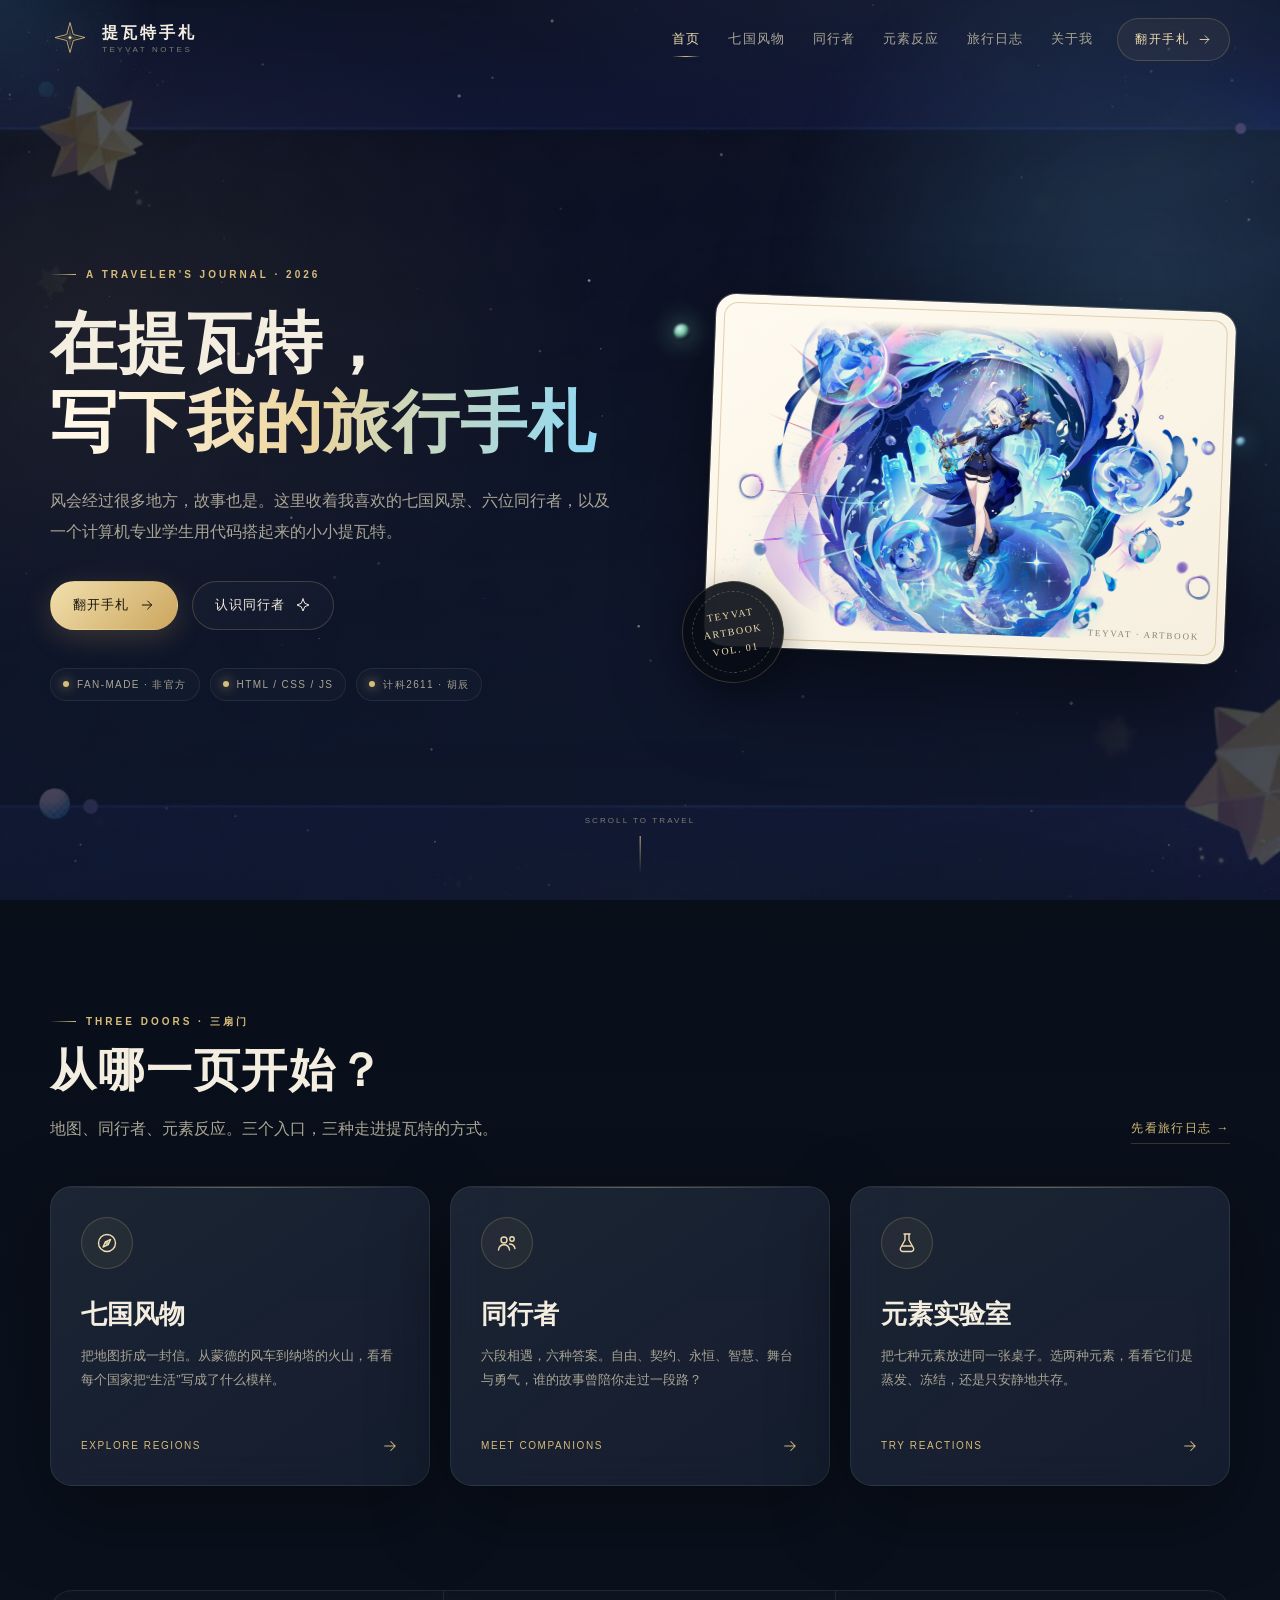
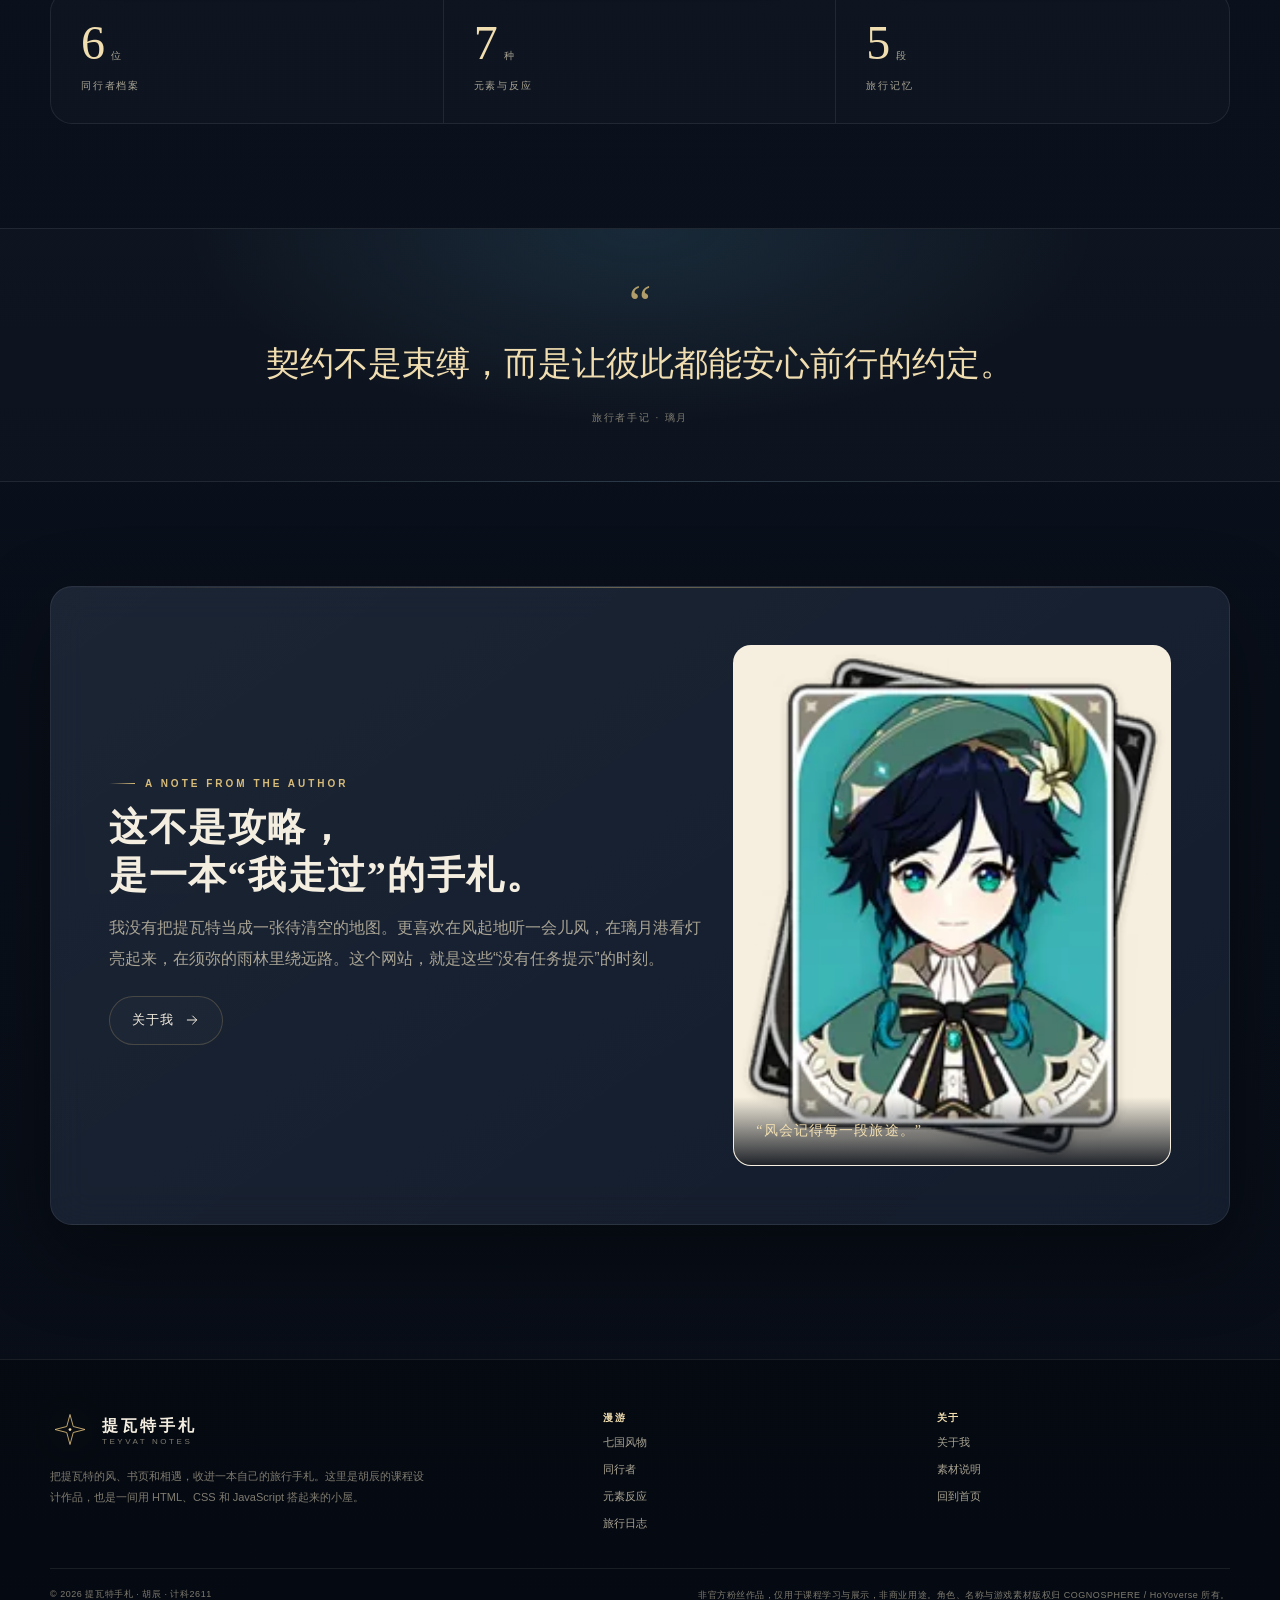
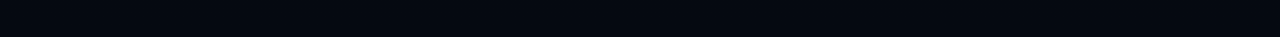
<file: index.html>
<!DOCTYPE html>
<html lang="zh-CN">
<head>
  <meta charset="UTF-8">
  <meta name="viewport" content="width=device-width, initial-scale=1.0">
  <meta name="description" content="提瓦特手札：一个以原神为灵感的个人旅行手札，收录七国风物、同行者、元素反应与旅行日志。">
  <meta name="theme-color" content="#080d16">
  <meta property="og:title" content="首页">
  <meta property="og:description" content="提瓦特手札：一个以原神为灵感的个人旅行手札，收录七国风物、同行者、元素反应与旅行日志。">
  <meta property="og:type" content="website">
  <title>首页 · 提瓦特手札</title>
  <link rel="icon" href="assets/img/favicon.svg" type="image/svg+xml">
  <link rel="stylesheet" href="assets/css/style.css">
  <noscript><style>.reveal{opacity:1;transform:none}</style></noscript>
</head>
<body>

<header class="site-header">
  <div class="nav-shell">
    <a class="brand" href="index.html" aria-label="提瓦特手札首页">
      
<svg class="brand-mark" viewBox="0 0 64 64" fill="none" aria-hidden="true">
  <path d="M32 4l5.2 19.2L56 28l-18.8 4.8L32 52l-5.2-19.2L8 28l18.8-4.8L32 4z" stroke="#d8bc7a" stroke-width="1.4"/>
  <path d="M32 14l3.1 11.4L46 28l-10.9 2.6L32 42l-3.1-11.4L18 28l10.9-2.6L32 14z" fill="#d8bc7a" opacity=".22"/>
  <circle cx="32" cy="28" r="2.2" fill="#f0ddb0"/>
</svg>

      <span class="brand-text">
        <span class="brand-cn">提瓦特手札</span>
        <span class="brand-en">Teyvat Notes</span>
      </span>
    </a>
    <nav class="nav-links" aria-label="主导航">
      <a href="index.html">首页</a>
      <a href="regions.html">七国风物</a>
      <a href="characters.html">同行者</a>
      <a href="elements.html">元素反应</a>
      <a href="journal.html">旅行日志</a>
      <a href="about.html">关于我</a>
    </nav>
    <a class="nav-cta" href="journal.html">翻开手札 
<svg viewBox="0 0 24 24" fill="none" stroke="currentColor" stroke-width="1.4" stroke-linecap="round" stroke-linejoin="round" aria-hidden="true">
  <path d="M5 12h14M13 6l6 6-6 6"/>
</svg>
</a>
    <button class="menu-toggle" type="button" aria-label="打开导航" aria-expanded="false">
      <span></span><span></span><span></span>
    </button>
  </div>
</header>


<main>
  <section class="hero">
    <div class="wrap hero-grid">
      <div class="hero-copy">
        <span class="eyebrow">A Traveler's Journal · 2026</span>
        <h1>在提瓦特，<br><span class="gradient">写下我的旅行手札</span></h1>
        <p class="lead">风会经过很多地方，故事也是。这里收着我喜欢的七国风景、六位同行者，以及一个计算机专业学生用代码搭起来的小小提瓦特。</p>
        <div class="hero-actions">
          <a class="btn btn-primary" href="journal.html">翻开手札 <svg viewBox="0 0 24 24" fill="none" stroke="currentColor" stroke-width="1.5" stroke-linecap="round" stroke-linejoin="round"><path d="M5 12h14M13 6l6 6-6 6"/></svg></a>
          <a class="btn btn-ghost" href="characters.html">认识同行者 <svg viewBox="0 0 24 24" fill="none" stroke="currentColor" stroke-width="1.5" stroke-linecap="round" stroke-linejoin="round"><path d="M12 3l2.6 6.4L21 12l-6.4 2.6L12 21l-2.6-6.4L3 12l6.4-2.6L12 3z"/></svg></a>
        </div>
        <div class="hero-meta">
          <span class="meta-chip"><i></i> Fan-made · 非官方</span>
          <span class="meta-chip"><i></i> HTML / CSS / JS</span>
          <span class="meta-chip"><i></i> 计科2611 · 胡辰</span>
        </div>
      </div>
      <div class="hero-art" aria-hidden="true">
        <span class="orb o1"></span>
        <span class="orb o2"></span>
        <span class="orb o3"></span>
        <div class="art-frame">
          <img src="assets/img/chars/furina-splash.webp" alt="芙宁娜角色立绘">
        </div>
        <div class="hero-seal"><span>TEYVAT<br>ARTBOOK<br>VOL. 01</span></div>
      </div>
    </div>
    <div class="scroll-cue">Scroll to travel</div>
  </section>

  <section class="section" id="portals">
    <div class="wrap">
      <div class="section-head reveal">
        <div class="head-copy">
          <span class="eyebrow">Three Doors · 三扇门</span>
          <h2>从哪一页开始？</h2>
          <p class="lead">地图、同行者、元素反应。三个入口，三种走进提瓦特的方式。</p>
        </div>
        <a class="head-link" href="journal.html">先看旅行日志 →</a>
      </div>
      <div class="portal-grid">
        <a class="panel card-link portal-card reveal" href="regions.html" style="--delay:.05s">
          <span class="portal-icon">
            <svg viewBox="0 0 24 24" fill="none" stroke="currentColor" stroke-width="1.4" stroke-linecap="round" stroke-linejoin="round"><circle cx="12" cy="12" r="8.5"/><path d="M15.6 8.4l-2.4 5.2-5.2 2.4 2.4-5.2 5.2-2.4z"/><circle cx="12" cy="12" r="1.2"/></svg>
          </span>
          <h3>七国风物</h3>
          <p>把地图折成一封信。从蒙德的风车到纳塔的火山，看看每个国家把“生活”写成了什么模样。</p>
          <span class="portal-arrow">Explore regions <svg viewBox="0 0 24 24" fill="none" stroke="currentColor" stroke-width="1.4" stroke-linecap="round" stroke-linejoin="round"><path d="M5 12h14M13 6l6 6-6 6"/></svg></span>
        </a>
        <a class="panel card-link portal-card reveal" href="characters.html" style="--delay:.12s">
          <span class="portal-icon">
            <svg viewBox="0 0 24 24" fill="none" stroke="currentColor" stroke-width="1.4" stroke-linecap="round" stroke-linejoin="round"><circle cx="9" cy="9" r="3"/><circle cx="17" cy="8" r="2.2"/><path d="M3.5 19c.5-3.3 2.7-5.2 5.5-5.2s5 1.9 5.5 5.2M14.5 13c2.8 0 4.8 1.7 5.5 4.5"/></svg>
          </span>
          <h3>同行者</h3>
          <p>六段相遇，六种答案。自由、契约、永恒、智慧、舞台与勇气，谁的故事曾陪你走过一段路？</p>
          <span class="portal-arrow">Meet companions <svg viewBox="0 0 24 24" fill="none" stroke="currentColor" stroke-width="1.4" stroke-linecap="round" stroke-linejoin="round"><path d="M5 12h14M13 6l6 6-6 6"/></svg></span>
        </a>
        <a class="panel card-link portal-card reveal" href="elements.html" style="--delay:.19s">
          <span class="portal-icon">
            <svg viewBox="0 0 24 24" fill="none" stroke="currentColor" stroke-width="1.4" stroke-linecap="round" stroke-linejoin="round"><path d="M9 3h6M10 3v6L5.5 17a2.5 2.5 0 0 0 2.2 3.5h8.6a2.5 2.5 0 0 0 2.2-3.5L14 9V3"/><path d="M7.5 15h9"/></svg>
          </span>
          <h3>元素实验室</h3>
          <p>把七种元素放进同一张桌子。选两种元素，看看它们是蒸发、冻结，还是只安静地共存。</p>
          <span class="portal-arrow">Try reactions <svg viewBox="0 0 24 24" fill="none" stroke="currentColor" stroke-width="1.4" stroke-linecap="round" stroke-linejoin="round"><path d="M5 12h14M13 6l6 6-6 6"/></svg></span>
        </a>
      </div>
    </div>
  </section>

  <section class="section" style="padding-top:0" id="stats">
    <div class="wrap">
      <div class="stats-strip reveal">
        <div class="stat-item">
          <div class="stat-number"><span data-count="6">6</span><small>位</small></div>
          <div class="stat-label">同行者档案</div>
        </div>
        <div class="stat-item">
          <div class="stat-number"><span data-count="7">7</span><small>种</small></div>
          <div class="stat-label">元素与反应</div>
        </div>
        <div class="stat-item">
          <div class="stat-number"><span data-count="5">5</span><small>段</small></div>
          <div class="stat-label">旅行记忆</div>
        </div>
      </div>
    </div>
  </section>

  <section class="quote-band reveal">
    <div class="wrap">
      <div class="quote-mark">“</div>
      <blockquote data-daily-quote>风会记得每一段旅途，正如我们会记得每一次相遇。</blockquote>
      <div class="quote-by" data-daily-by>旅行者手记 · 蒙德</div>
    </div>
  </section>

  <section class="section">
    <div class="wrap">
      <div class="panel author-grid reveal">
        <div>
          <span class="eyebrow">A Note from the Author</span>
          <h2 style="margin-top:12px;font-size:clamp(26px,3.4vw,38px)">这不是攻略，<br>是一本“我走过”的手札。</h2>
          <p class="lead" style="margin-top:14px">我没有把提瓦特当成一张待清空的地图。更喜欢在风起地听一会儿风，在璃月港看灯亮起来，在须弥的雨林里绕远路。这个网站，就是这些“没有任务提示”的时刻。</p>
          <a class="btn btn-ghost" href="about.html" style="margin-top:22px">关于我 <svg viewBox="0 0 24 24" fill="none" stroke="currentColor" stroke-width="1.5" stroke-linecap="round" stroke-linejoin="round"><path d="M5 12h14M13 6l6 6-6 6"/></svg></a>
        </div>
        <div class="author-art">
          <img src="assets/img/chars/venti-card.webp" alt="温迪角色卡">
          <div class="author-caption">“风会记得每一段旅途。”</div>
        </div>
      </div>
    </div>
  </section>
</main>


<footer class="site-footer">
  <div class="wrap">
    <div class="footer-grid">
      <div class="footer-brand">
        <a class="brand" href="index.html" aria-label="提瓦特手札首页">
          <svg class="brand-mark" viewBox="0 0 64 64" fill="none" aria-hidden="true">
            <path d="M32 4l5.2 19.2L56 28l-18.8 4.8L32 52l-5.2-19.2L8 28l18.8-4.8L32 4z" stroke="#d8bc7a" stroke-width="1.4"/>
            <circle cx="32" cy="28" r="2.2" fill="#f0ddb0"/>
          </svg>
          <span class="brand-text">
            <span class="brand-cn">提瓦特手札</span>
            <span class="brand-en">Teyvat Notes</span>
          </span>
        </a>
        <p>把提瓦特的风、书页和相遇，收进一本自己的旅行手札。这里是胡辰的课程设计作品，也是一间用 HTML、CSS 和 JavaScript 搭起来的小屋。</p>
      </div>
      <div class="footer-col">
        <h4>漫游</h4>
        <a href="regions.html">七国风物</a>
        <a href="characters.html">同行者</a>
        <a href="elements.html">元素反应</a>
        <a href="journal.html">旅行日志</a>
      </div>
      <div class="footer-col">
        <h4>关于</h4>
        <a href="about.html">关于我</a>
        <a href="about.html#credits">素材说明</a>
        <a href="index.html">回到首页</a>
      </div>
    </div>
    <div class="footer-bottom">
      <span>© <span data-year>2026</span> 提瓦特手札 · 胡辰 · 计科2611</span>
      <span class="disclaimer">非官方粉丝作品，仅用于课程学习与展示，非商业用途。角色、名称与游戏素材版权归 COGNOSPHERE / HoYoverse 所有。</span>
    </div>
  </div>
</footer>
<button class="back-top" type="button" aria-label="回到顶部">
  <svg viewBox="0 0 24 24" fill="none" stroke="currentColor" stroke-width="1.5" stroke-linecap="round" stroke-linejoin="round" aria-hidden="true">
    <path d="M12 19V5M6 11l6-6 6 6"/>
  </svg>
</button>
<canvas id="starfield" aria-hidden="true"></canvas>
<div class="page-progress" aria-hidden="true"></div>
<script src="assets/js/main.js"></script>

</body>
</html>
</file>
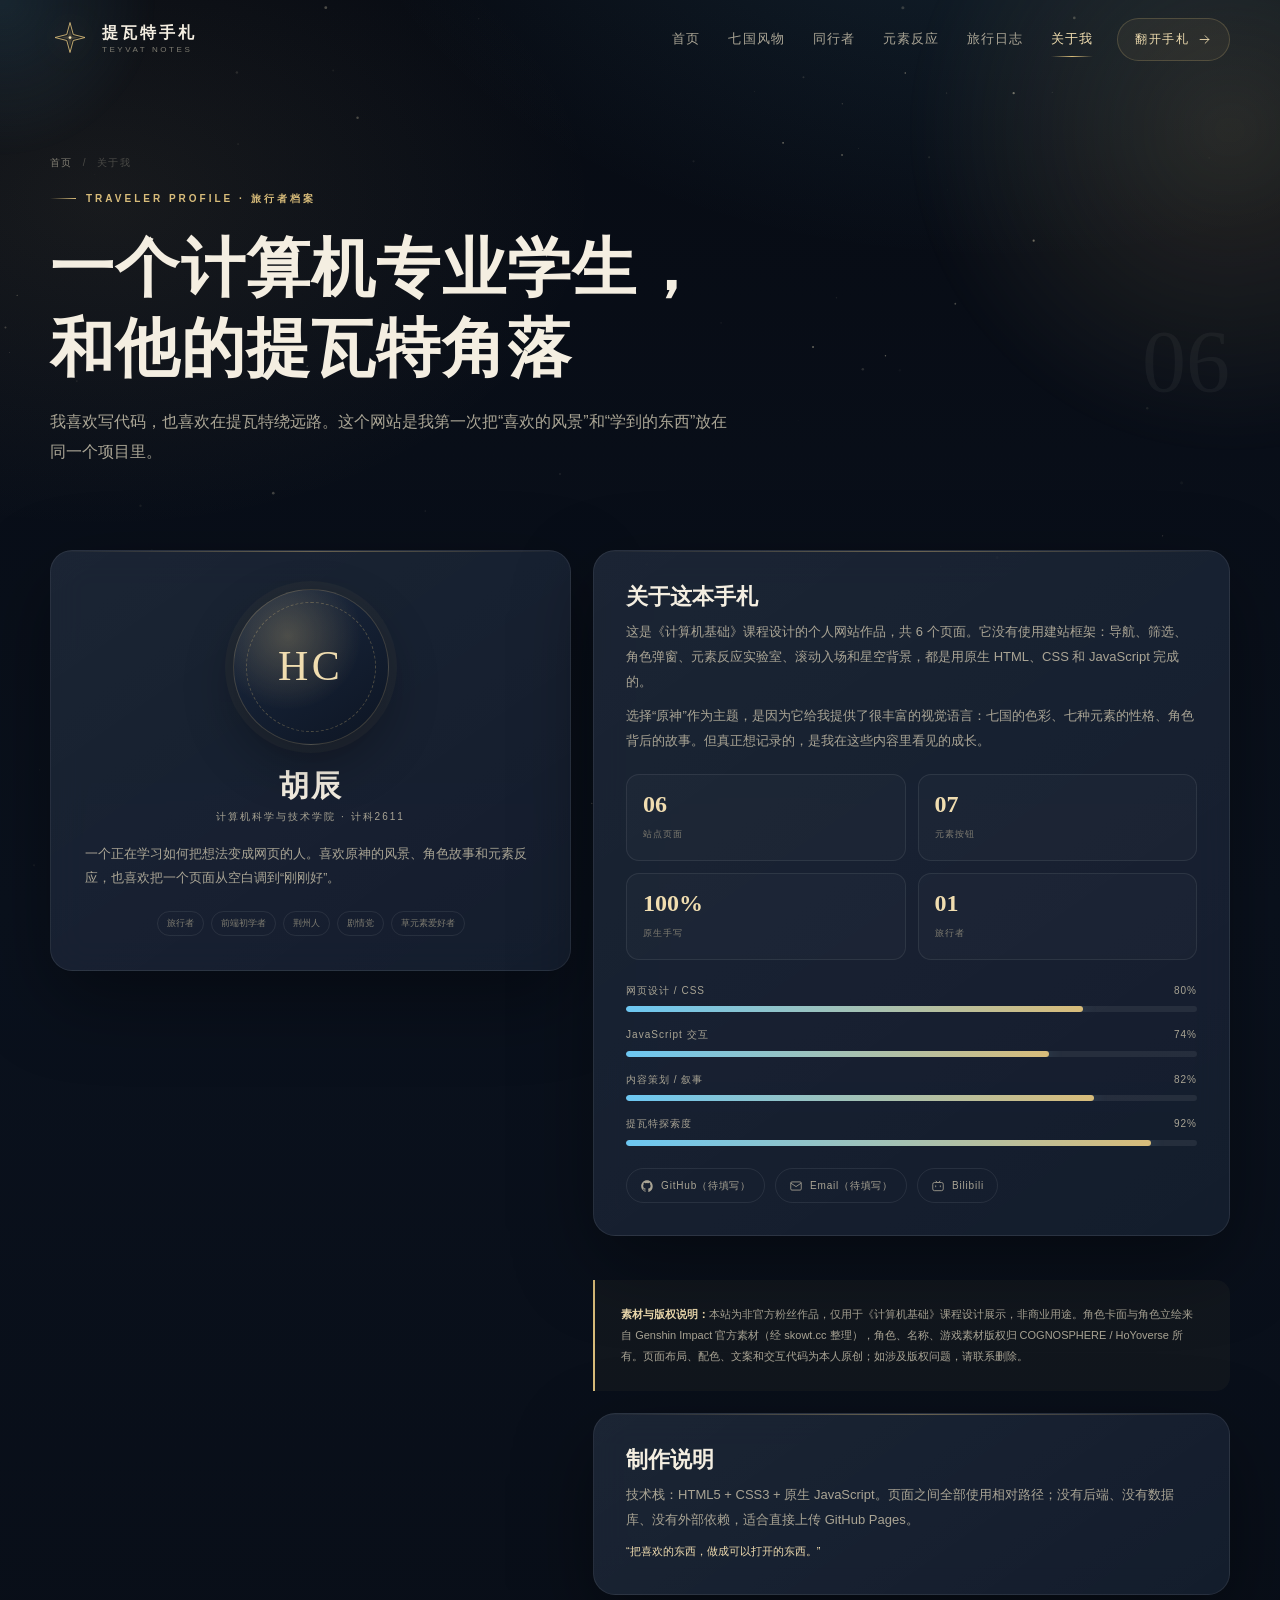
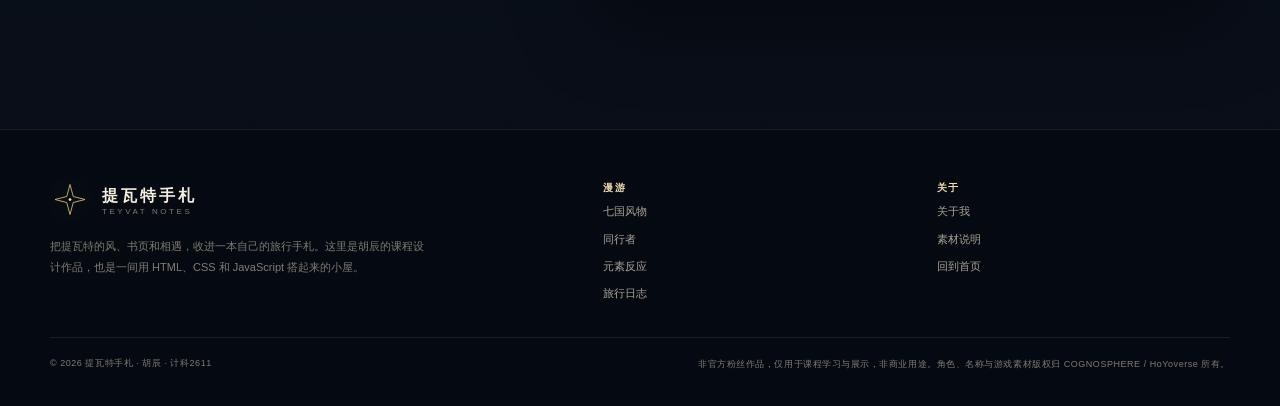
<file: about.html>
<!DOCTYPE html>
<html lang="zh-CN">
<head>
  <meta charset="UTF-8">
  <meta name="viewport" content="width=device-width, initial-scale=1.0">
  <meta name="description" content="关于提瓦特手札：胡辰的个人介绍、制作说明、技能与素材版权说明。">
  <meta name="theme-color" content="#080d16">
  <meta property="og:title" content="关于我">
  <meta property="og:description" content="关于提瓦特手札：胡辰的个人介绍、制作说明、技能与素材版权说明。">
  <meta property="og:type" content="website">
  <title>关于我 · 提瓦特手札</title>
  <link rel="icon" href="assets/img/favicon.svg" type="image/svg+xml">
  <link rel="stylesheet" href="assets/css/style.css">
  <noscript><style>.reveal{opacity:1;transform:none}</style></noscript>
</head>
<body style="--page-glow: rgba(216,188,122,.15)">

<header class="site-header">
  <div class="nav-shell">
    <a class="brand" href="index.html" aria-label="提瓦特手札首页">
      
<svg class="brand-mark" viewBox="0 0 64 64" fill="none" aria-hidden="true">
  <path d="M32 4l5.2 19.2L56 28l-18.8 4.8L32 52l-5.2-19.2L8 28l18.8-4.8L32 4z" stroke="#d8bc7a" stroke-width="1.4"/>
  <path d="M32 14l3.1 11.4L46 28l-10.9 2.6L32 42l-3.1-11.4L18 28l10.9-2.6L32 14z" fill="#d8bc7a" opacity=".22"/>
  <circle cx="32" cy="28" r="2.2" fill="#f0ddb0"/>
</svg>

      <span class="brand-text">
        <span class="brand-cn">提瓦特手札</span>
        <span class="brand-en">Teyvat Notes</span>
      </span>
    </a>
    <nav class="nav-links" aria-label="主导航">
      <a href="index.html">首页</a>
      <a href="regions.html">七国风物</a>
      <a href="characters.html">同行者</a>
      <a href="elements.html">元素反应</a>
      <a href="journal.html">旅行日志</a>
      <a href="about.html">关于我</a>
    </nav>
    <a class="nav-cta" href="journal.html">翻开手札 
<svg viewBox="0 0 24 24" fill="none" stroke="currentColor" stroke-width="1.4" stroke-linecap="round" stroke-linejoin="round" aria-hidden="true">
  <path d="M5 12h14M13 6l6 6-6 6"/>
</svg>
</a>
    <button class="menu-toggle" type="button" aria-label="打开导航" aria-expanded="false">
      <span></span><span></span><span></span>
    </button>
  </div>
</header>


<main>
  <section class="page-hero">
    <div class="wrap">
      <div class="breadcrumb"><a href="index.html">首页</a><span>/</span><span>关于我</span></div>
      <span class="eyebrow" style="margin-top:18px">Traveler Profile · 旅行者档案</span>
      <h1>一个计算机专业学生，<br>和他的提瓦特角落</h1>
      <p class="lead">我喜欢写代码，也喜欢在提瓦特绕远路。这个网站是我第一次把“喜欢的风景”和“学到的东西”放在同一个项目里。</p>
      <div class="page-index">06</div>
    </div>
  </section>

  <section class="section" style="padding-top:18px" id="profile">
    <div class="wrap">
      <div class="profile-grid">
        <aside class="panel profile-card reveal">
          <div class="avatar-seal"><span>HC</span></div>
          <h2>胡辰</h2>
          <div class="profile-role">计算机科学与技术学院 · 计科2611</div>
          <p class="profile-bio">一个正在学习如何把想法变成网页的人。喜欢原神的风景、角色故事和元素反应，也喜欢把一个页面从空白调到“刚刚好”。</p>
          <div class="profile-tags">
            <span>旅行者</span><span>前端初学者</span><span>荆州人</span><span>剧情党</span><span>草元素爱好者</span>
          </div>
        </aside>

        <div style="display:grid;gap:22px">
          <section class="panel about-panel reveal">
            <h3>关于这本手札</h3>
            <p>这是《计算机基础》课程设计的个人网站作品，共 6 个页面。它没有使用建站框架：导航、筛选、角色弹窗、元素反应实验室、滚动入场和星空背景，都是用原生 HTML、CSS 和 JavaScript 完成的。</p>
            <p>选择“原神”作为主题，是因为它给我提供了很丰富的视觉语言：七国的色彩、七种元素的性格、角色背后的故事。但真正想记录的，是我在这些内容里看见的成长。</p>
            <div class="stat-grid">
              <div class="stat-box"><b>06</b><span>站点页面</span></div>
              <div class="stat-box"><b>07</b><span>元素按钮</span></div>
              <div class="stat-box"><b>100%</b><span>原生手写</span></div>
              <div class="stat-box"><b>01</b><span>旅行者</span></div>
            </div>
            <div class="skill-list">
              <div class="skill-row"><div class="skill-head"><span>网页设计 / CSS</span><span>80%</span></div><div class="skill-bar"><span class="skill-fill" data-level="80"></span></div></div>
              <div class="skill-row"><div class="skill-head"><span>JavaScript 交互</span><span>74%</span></div><div class="skill-bar"><span class="skill-fill" data-level="74"></span></div></div>
              <div class="skill-row"><div class="skill-head"><span>内容策划 / 叙事</span><span>82%</span></div><div class="skill-bar"><span class="skill-fill" data-level="82"></span></div></div>
              <div class="skill-row"><div class="skill-head"><span>提瓦特探索度</span><span>92%</span></div><div class="skill-bar"><span class="skill-fill" data-level="92"></span></div></div>
            </div>
            <div class="contact-list">
              <a href="https://github.com/" target="_blank" rel="noopener"><svg viewBox="0 0 24 24" fill="currentColor" aria-hidden="true"><path d="M12 2C6.5 2 2 6.6 2 12.2c0 4.5 2.9 8.3 6.8 9.6.5.1.7-.2.7-.5v-1.8c-2.8.6-3.4-1.2-3.4-1.2-.5-1.2-1.1-1.5-1.1-1.5-.9-.6.1-.6.1-.6 1 .1 1.5 1 1.5 1 .9 1.5 2.3 1.1 2.8.8.1-.6.3-1.1.6-1.3-2.2-.3-4.6-1.1-4.6-5 0-1.1.4-2 1-2.7-.1-.3-.4-1.3.1-2.7 0 0 .8-.3 2.8 1a9.4 9.4 0 0 1 5 0c1.9-1.3 2.8-1 2.8-1 .5 1.4.2 2.4.1 2.7.6.7 1 1.6 1 2.7 0 3.9-2.3 4.7-4.6 5 .4.3.7 1 .7 2v3c0 .3.2.6.7.5a10.2 10.2 0 0 0 6.8-9.6C22 6.6 17.5 2 12 2z"/></svg> GitHub（待填写）</a>
              <a href="mailto:your@email.com"><svg viewBox="0 0 24 24" fill="none" stroke="currentColor" stroke-width="1.4" aria-hidden="true"><rect x="3" y="5" width="18" height="14" rx="2"/><path d="M3 7l9 6 9-6"/></svg> Email（待填写）</a>
              <a href="https://www.bilibili.com/" target="_blank" rel="noopener"><svg viewBox="0 0 24 24" fill="none" stroke="currentColor" stroke-width="1.4" aria-hidden="true"><rect x="3" y="6" width="18" height="14" rx="3"/><path d="M8 3l3 3M16 3l-3 3M8 11v3M16 11v3"/></svg> Bilibili</a>
            </div>
          </section>

          <section class="note-card reveal" id="credits">
            <strong>素材与版权说明：</strong>本站为非官方粉丝作品，仅用于《计算机基础》课程设计展示，非商业用途。角色卡面与角色立绘来自 Genshin Impact 官方素材（经 skowt.cc 整理），角色、名称、游戏素材版权归 COGNOSPHERE / HoYoverse 所有。页面布局、配色、文案和交互代码为本人原创；如涉及版权问题，请联系删除。
          </section>

          <section class="panel about-panel reveal">
            <h3>制作说明</h3>
            <p>技术栈：HTML5 + CSS3 + 原生 JavaScript。页面之间全部使用相对路径；没有后端、没有数据库、没有外部依赖，适合直接上传 GitHub Pages。</p>
            <p style="margin-top:8px;color:var(--gold-2);font-size:11px">“把喜欢的东西，做成可以打开的东西。”</p>
          </section>
        </div>
      </div>
    </div>
  </section>
</main>


<footer class="site-footer">
  <div class="wrap">
    <div class="footer-grid">
      <div class="footer-brand">
        <a class="brand" href="index.html" aria-label="提瓦特手札首页">
          <svg class="brand-mark" viewBox="0 0 64 64" fill="none" aria-hidden="true">
            <path d="M32 4l5.2 19.2L56 28l-18.8 4.8L32 52l-5.2-19.2L8 28l18.8-4.8L32 4z" stroke="#d8bc7a" stroke-width="1.4"/>
            <circle cx="32" cy="28" r="2.2" fill="#f0ddb0"/>
          </svg>
          <span class="brand-text">
            <span class="brand-cn">提瓦特手札</span>
            <span class="brand-en">Teyvat Notes</span>
          </span>
        </a>
        <p>把提瓦特的风、书页和相遇，收进一本自己的旅行手札。这里是胡辰的课程设计作品，也是一间用 HTML、CSS 和 JavaScript 搭起来的小屋。</p>
      </div>
      <div class="footer-col">
        <h4>漫游</h4>
        <a href="regions.html">七国风物</a>
        <a href="characters.html">同行者</a>
        <a href="elements.html">元素反应</a>
        <a href="journal.html">旅行日志</a>
      </div>
      <div class="footer-col">
        <h4>关于</h4>
        <a href="about.html">关于我</a>
        <a href="about.html#credits">素材说明</a>
        <a href="index.html">回到首页</a>
      </div>
    </div>
    <div class="footer-bottom">
      <span>© <span data-year>2026</span> 提瓦特手札 · 胡辰 · 计科2611</span>
      <span class="disclaimer">非官方粉丝作品，仅用于课程学习与展示，非商业用途。角色、名称与游戏素材版权归 COGNOSPHERE / HoYoverse 所有。</span>
    </div>
  </div>
</footer>
<button class="back-top" type="button" aria-label="回到顶部">
  <svg viewBox="0 0 24 24" fill="none" stroke="currentColor" stroke-width="1.5" stroke-linecap="round" stroke-linejoin="round" aria-hidden="true">
    <path d="M12 19V5M6 11l6-6 6 6"/>
  </svg>
</button>
<canvas id="starfield" aria-hidden="true"></canvas>
<div class="page-progress" aria-hidden="true"></div>
<script src="assets/js/main.js"></script>

</body>
</html>
</file>
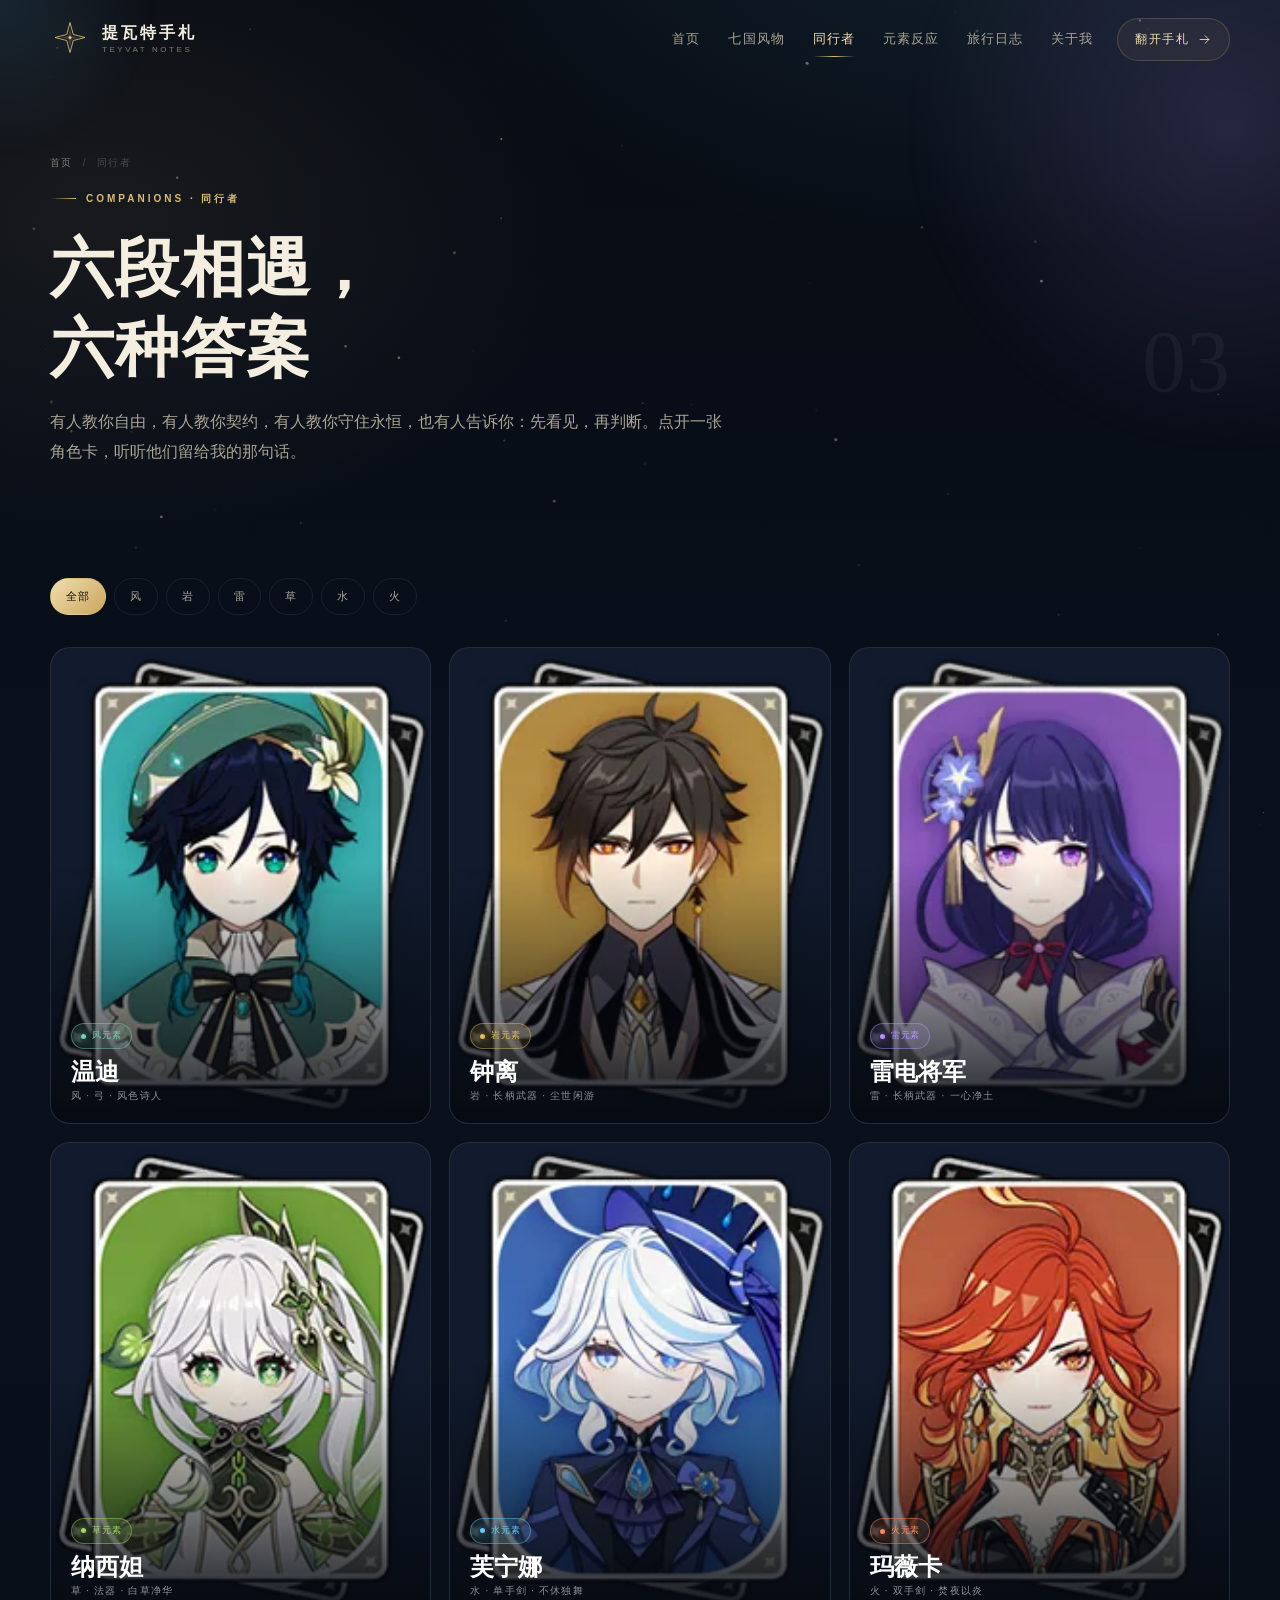
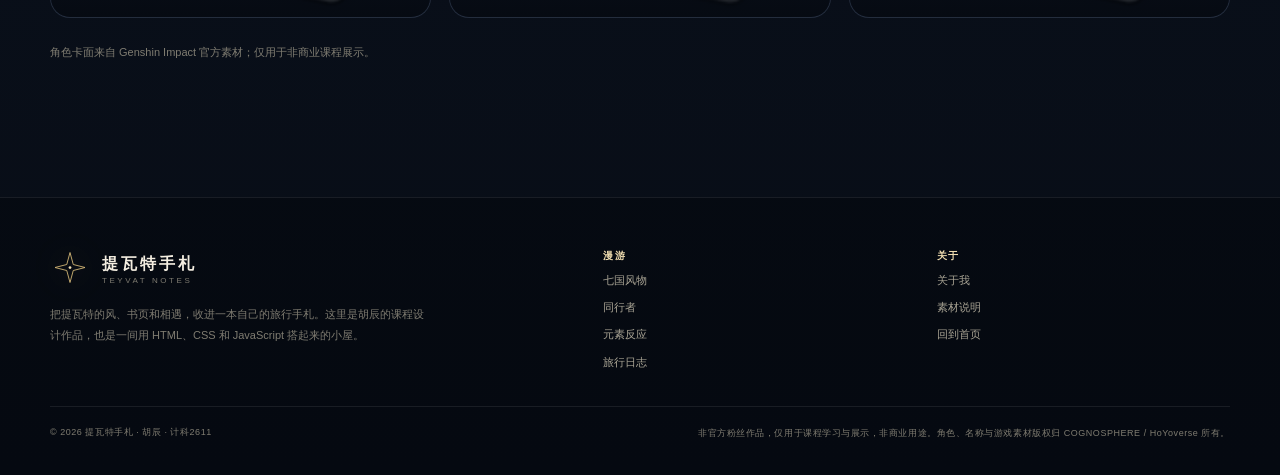
<file: characters.html>
<!DOCTYPE html>
<html lang="zh-CN">
<head>
  <meta charset="UTF-8">
  <meta name="viewport" content="width=device-width, initial-scale=1.0">
  <meta name="description" content="六位原神同行者角色档案：温迪、钟离、雷电将军、纳西妲、芙宁娜、玛薇卡。">
  <meta name="theme-color" content="#080d16">
  <meta property="og:title" content="同行者">
  <meta property="og:description" content="六位原神同行者角色档案：温迪、钟离、雷电将军、纳西妲、芙宁娜、玛薇卡。">
  <meta property="og:type" content="website">
  <title>同行者 · 提瓦特手札</title>
  <link rel="icon" href="assets/img/favicon.svg" type="image/svg+xml">
  <link rel="stylesheet" href="assets/css/style.css">
  <noscript><style>.reveal{opacity:1;transform:none}</style></noscript>
</head>
<body style="--page-glow: rgba(180,147,255,.16)">

<header class="site-header">
  <div class="nav-shell">
    <a class="brand" href="index.html" aria-label="提瓦特手札首页">
      
<svg class="brand-mark" viewBox="0 0 64 64" fill="none" aria-hidden="true">
  <path d="M32 4l5.2 19.2L56 28l-18.8 4.8L32 52l-5.2-19.2L8 28l18.8-4.8L32 4z" stroke="#d8bc7a" stroke-width="1.4"/>
  <path d="M32 14l3.1 11.4L46 28l-10.9 2.6L32 42l-3.1-11.4L18 28l10.9-2.6L32 14z" fill="#d8bc7a" opacity=".22"/>
  <circle cx="32" cy="28" r="2.2" fill="#f0ddb0"/>
</svg>

      <span class="brand-text">
        <span class="brand-cn">提瓦特手札</span>
        <span class="brand-en">Teyvat Notes</span>
      </span>
    </a>
    <nav class="nav-links" aria-label="主导航">
      <a href="index.html">首页</a>
      <a href="regions.html">七国风物</a>
      <a href="characters.html">同行者</a>
      <a href="elements.html">元素反应</a>
      <a href="journal.html">旅行日志</a>
      <a href="about.html">关于我</a>
    </nav>
    <a class="nav-cta" href="journal.html">翻开手札 
<svg viewBox="0 0 24 24" fill="none" stroke="currentColor" stroke-width="1.4" stroke-linecap="round" stroke-linejoin="round" aria-hidden="true">
  <path d="M5 12h14M13 6l6 6-6 6"/>
</svg>
</a>
    <button class="menu-toggle" type="button" aria-label="打开导航" aria-expanded="false">
      <span></span><span></span><span></span>
    </button>
  </div>
</header>


<main>
  <section class="page-hero">
    <div class="wrap">
      <div class="breadcrumb"><a href="index.html">首页</a><span>/</span><span>同行者</span></div>
      <span class="eyebrow" style="margin-top:18px">Companions · 同行者</span>
      <h1>六段相遇，<br>六种答案</h1>
      <p class="lead">有人教你自由，有人教你契约，有人教你守住永恒，也有人告诉你：先看见，再判断。点开一张角色卡，听听他们留给我的那句话。</p>
      <div class="page-index">03</div>
    </div>
  </section>

  <section class="section" style="padding-top:20px" id="gallery">
    <div class="wrap">
      <div class="filter-bar reveal" role="group" aria-label="按元素筛选角色">
        <button class="filter-btn active" type="button" data-filter="all">全部</button>
        <button class="filter-btn" type="button" data-filter="anemo">风</button>
        <button class="filter-btn" type="button" data-filter="geo">岩</button>
        <button class="filter-btn" type="button" data-filter="electro">雷</button>
        <button class="filter-btn" type="button" data-filter="dendro">草</button>
        <button class="filter-btn" type="button" data-filter="hydro">水</button>
        <button class="filter-btn" type="button" data-filter="pyro">火</button>
      </div>
      <div class="char-grid">
        
        <button class="char-card reveal" type="button" data-element="anemo" data-element-name="风"
          data-name="温迪" data-en="Venti" data-title="风色诗人" data-weapon="弓"
          data-constellation="歌仙之章" data-quote="风会记得每一段旅途，也会把故事带到远方。" data-desc="他让我相信，自由不是没有方向，而是愿意为喜欢的事停下脚步。"
          data-splash="assets/img/chars/venti-splash.webp">
          <img src="assets/img/chars/venti-card.webp" alt="温迪角色卡" loading="lazy">
          <div class="char-info">
            <span class="element-chip" data-element="anemo"><i></i>风元素</span>
            <h3>温迪</h3>
            <p>风 · 弓 · 风色诗人</p>
          </div>
        </button>
    
        <button class="char-card reveal" type="button" data-element="geo" data-element-name="岩"
          data-name="钟离" data-en="Zhongli" data-title="尘世闲游" data-weapon="长柄武器"
          data-constellation="岩王帝君座" data-quote="契约不是束缚，而是让彼此都能安心前行的约定。" data-desc="在他身上，我看到了时间沉淀下来的从容，也学会了把重要的事慢慢做好。"
          data-splash="assets/img/chars/zhongli-splash.webp">
          <img src="assets/img/chars/zhongli-card.webp" alt="钟离角色卡" loading="lazy">
          <div class="char-info">
            <span class="element-chip" data-element="geo"><i></i>岩元素</span>
            <h3>钟离</h3>
            <p>岩 · 长柄武器 · 尘世闲游</p>
          </div>
        </button>
    
        <button class="char-card reveal" type="button" data-element="electro" data-element-name="雷"
          data-name="雷电将军" data-en="Raiden Shogun" data-title="一心净土" data-weapon="长柄武器"
          data-constellation="天下人座" data-quote="永恒不是停滞，而是守住值得守护的东西。" data-desc="她让我重新理解“不变”：真正值得坚持的，是心里那束不灭的雷光。"
          data-splash="assets/img/chars/raiden-splash.webp">
          <img src="assets/img/chars/raiden-card.webp" alt="雷电将军角色卡" loading="lazy">
          <div class="char-info">
            <span class="element-chip" data-element="electro"><i></i>雷元素</span>
            <h3>雷电将军</h3>
            <p>雷 · 长柄武器 · 一心净土</p>
          </div>
        </button>
    
        <button class="char-card reveal" type="button" data-element="dendro" data-element-name="草"
          data-name="纳西妲" data-en="Nahida" data-title="白草净华" data-weapon="法器"
          data-constellation="智慧主座" data-quote="知识不是答案，而是看见世界的另一扇窗。" data-desc="她提醒我，遇到难题时先别急着要结论，先学会提问和观察。"
          data-splash="assets/img/chars/nahida-splash.webp">
          <img src="assets/img/chars/nahida-card.webp" alt="纳西妲角色卡" loading="lazy">
          <div class="char-info">
            <span class="element-chip" data-element="dendro"><i></i>草元素</span>
            <h3>纳西妲</h3>
            <p>草 · 法器 · 白草净华</p>
          </div>
        </button>
    
        <button class="char-card reveal" type="button" data-element="hydro" data-element-name="水"
          data-name="芙宁娜" data-en="Furina" data-title="不休独舞" data-weapon="单手剑"
          data-constellation="司颂座" data-quote="哪怕落幕，也要把最后一幕演好。" data-desc="她让我明白，认真对待每一次出场，本身就是一种勇气。"
          data-splash="assets/img/chars/furina-splash.webp">
          <img src="assets/img/chars/furina-card.webp" alt="芙宁娜角色卡" loading="lazy">
          <div class="char-info">
            <span class="element-chip" data-element="hydro"><i></i>水元素</span>
            <h3>芙宁娜</h3>
            <p>水 · 单手剑 · 不休独舞</p>
          </div>
        </button>
    
        <button class="char-card reveal" type="button" data-element="pyro" data-element-name="火"
          data-name="玛薇卡" data-en="Mavuika" data-title="焚夜以炎" data-weapon="双手剑"
          data-constellation="夜主座" data-quote="火焰的意义，是照亮还在前行的人。" data-desc="她像一团不会熄灭的火，提醒我在低谷里也要继续向前。"
          data-splash="assets/img/chars/mavuika-splash.webp">
          <img src="assets/img/chars/mavuika-card.webp" alt="玛薇卡角色卡" loading="lazy">
          <div class="char-info">
            <span class="element-chip" data-element="pyro"><i></i>火元素</span>
            <h3>玛薇卡</h3>
            <p>火 · 双手剑 · 焚夜以炎</p>
          </div>
        </button>
    
      </div>
      <p class="lead" style="margin-top:24px;font-size:11px;color:var(--muted-2)">角色卡面来自 Genshin Impact 官方素材；仅用于非商业课程展示。</p>
    </div>
  </section>
</main>

<div class="char-modal" id="char-modal" role="dialog" aria-modal="true" aria-hidden="true" aria-labelledby="modal-name">
  <div class="modal-panel">
    <button class="modal-close" type="button" aria-label="关闭角色档案">
<svg viewBox="0 0 24 24" width="16" height="16" fill="none" stroke="currentColor" stroke-width="1.5" stroke-linecap="round" aria-hidden="true">
  <path d="M6 6l12 12M18 6L6 18"/>
</svg>
</button>
    <div class="modal-art">
      <img id="modal-img" src="assets/img/chars/furina-splash.webp" alt="角色立绘">
    </div>
    <div class="modal-body">
      <span class="eyebrow">Companion File · 同行者档案</span>
      <h3 id="modal-name">芙宁娜</h3>
      <p class="modal-en" id="modal-en">Furina</p>
      <p class="modal-title" id="modal-title">不休独舞</p>
      <div class="modal-meta">
        <span class="element-chip" id="modal-element" data-element="hydro"><i></i>水</span>
        <span class="meta-chip" id="modal-weapon">单手剑</span>
        <span class="meta-chip" id="modal-constellation">司颂座</span>
      </div>
      <p class="modal-quote" id="modal-quote">“哪怕落幕，也要把最后一幕演好。”</p>
      <p class="modal-desc" id="modal-desc">她让我明白，认真对待每一次出场，本身就是一种勇气。</p>
    </div>
  </div>
</div>


<footer class="site-footer">
  <div class="wrap">
    <div class="footer-grid">
      <div class="footer-brand">
        <a class="brand" href="index.html" aria-label="提瓦特手札首页">
          <svg class="brand-mark" viewBox="0 0 64 64" fill="none" aria-hidden="true">
            <path d="M32 4l5.2 19.2L56 28l-18.8 4.8L32 52l-5.2-19.2L8 28l18.8-4.8L32 4z" stroke="#d8bc7a" stroke-width="1.4"/>
            <circle cx="32" cy="28" r="2.2" fill="#f0ddb0"/>
          </svg>
          <span class="brand-text">
            <span class="brand-cn">提瓦特手札</span>
            <span class="brand-en">Teyvat Notes</span>
          </span>
        </a>
        <p>把提瓦特的风、书页和相遇，收进一本自己的旅行手札。这里是胡辰的课程设计作品，也是一间用 HTML、CSS 和 JavaScript 搭起来的小屋。</p>
      </div>
      <div class="footer-col">
        <h4>漫游</h4>
        <a href="regions.html">七国风物</a>
        <a href="characters.html">同行者</a>
        <a href="elements.html">元素反应</a>
        <a href="journal.html">旅行日志</a>
      </div>
      <div class="footer-col">
        <h4>关于</h4>
        <a href="about.html">关于我</a>
        <a href="about.html#credits">素材说明</a>
        <a href="index.html">回到首页</a>
      </div>
    </div>
    <div class="footer-bottom">
      <span>© <span data-year>2026</span> 提瓦特手札 · 胡辰 · 计科2611</span>
      <span class="disclaimer">非官方粉丝作品，仅用于课程学习与展示，非商业用途。角色、名称与游戏素材版权归 COGNOSPHERE / HoYoverse 所有。</span>
    </div>
  </div>
</footer>
<button class="back-top" type="button" aria-label="回到顶部">
  <svg viewBox="0 0 24 24" fill="none" stroke="currentColor" stroke-width="1.5" stroke-linecap="round" stroke-linejoin="round" aria-hidden="true">
    <path d="M12 19V5M6 11l6-6 6 6"/>
  </svg>
</button>
<canvas id="starfield" aria-hidden="true"></canvas>
<div class="page-progress" aria-hidden="true"></div>
<script src="assets/js/main.js"></script>

</body>
</html>
</file>
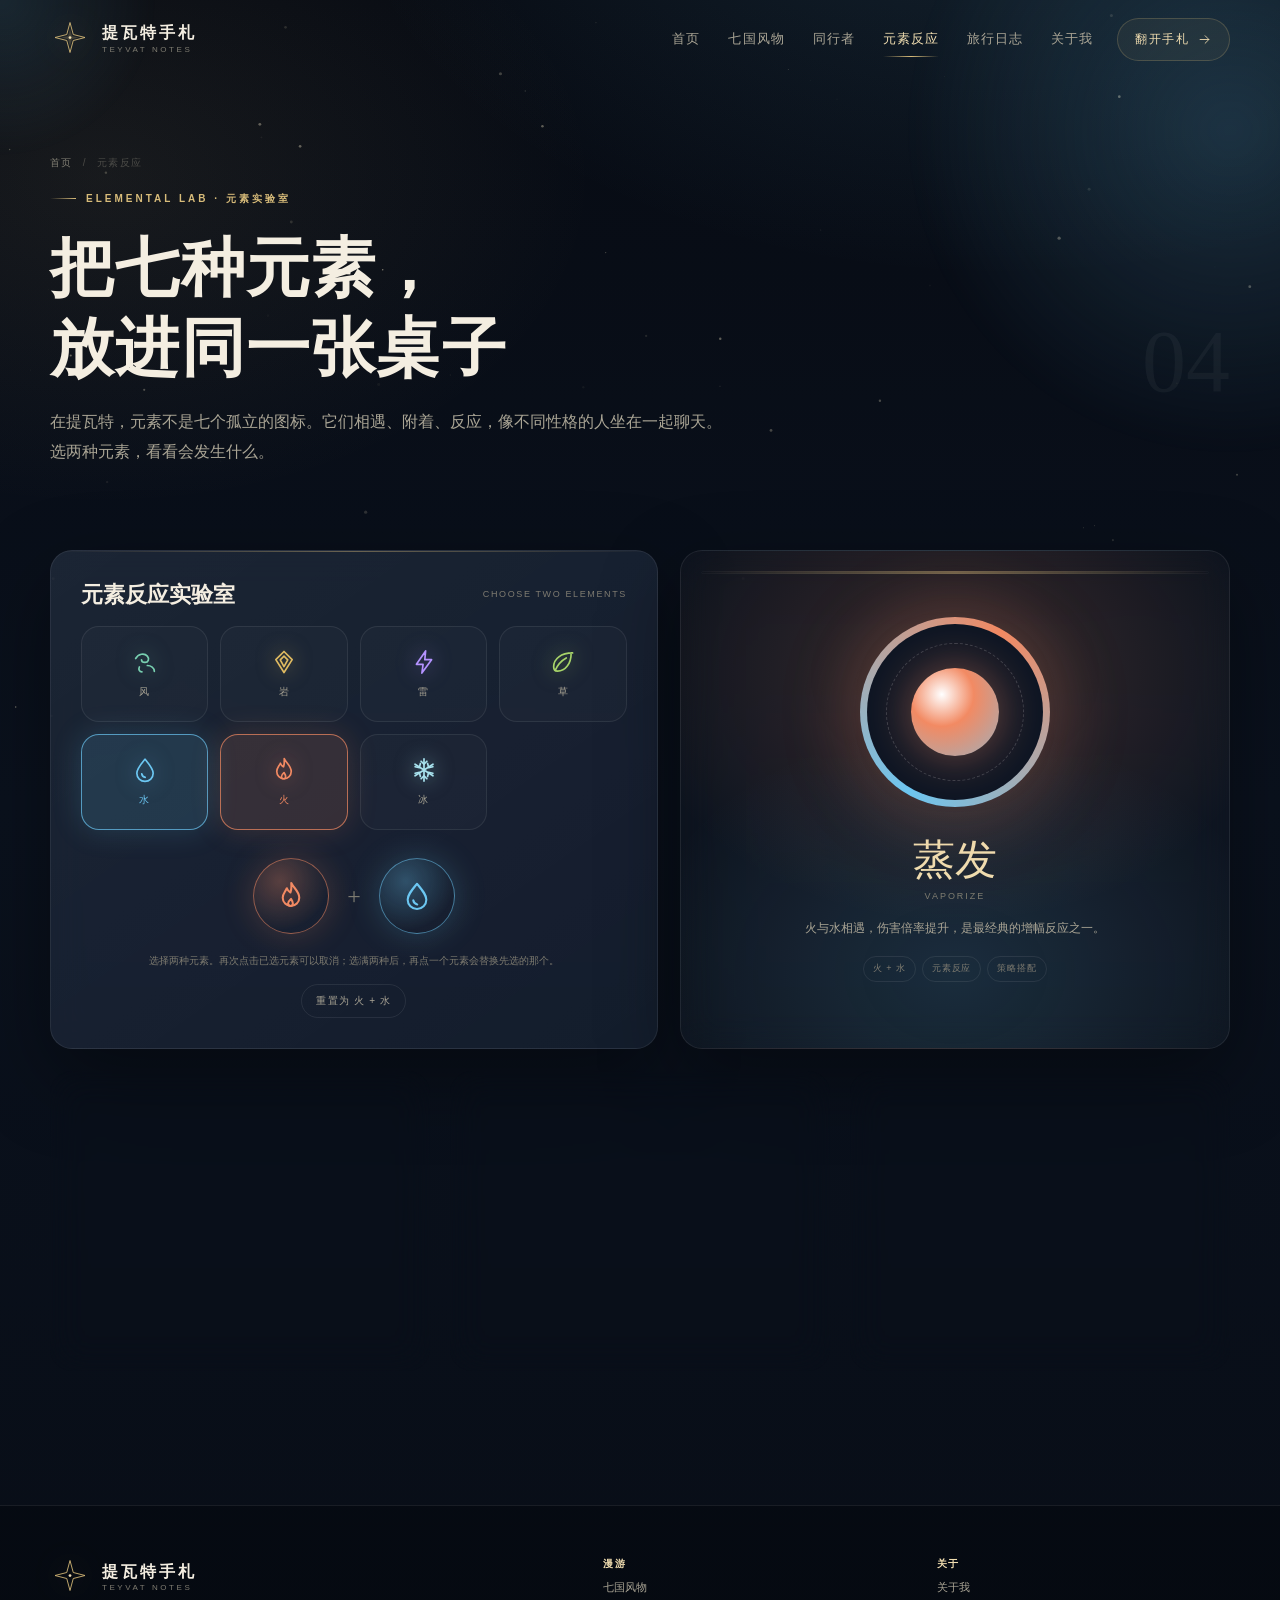
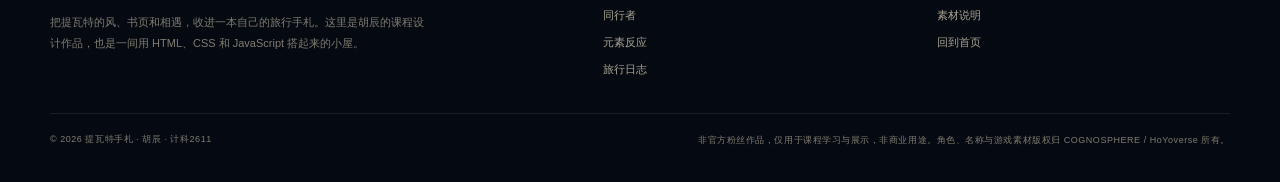
<file: elements.html>
<!DOCTYPE html>
<html lang="zh-CN">
<head>
  <meta charset="UTF-8">
  <meta name="viewport" content="width=device-width, initial-scale=1.0">
  <meta name="description" content="元素反应实验室：选择两种原神元素，查看蒸发、冻结、超导、绽放等反应结果。">
  <meta name="theme-color" content="#080d16">
  <meta property="og:title" content="元素反应">
  <meta property="og:description" content="元素反应实验室：选择两种原神元素，查看蒸发、冻结、超导、绽放等反应结果。">
  <meta property="og:type" content="website">
  <title>元素反应 · 提瓦特手札</title>
  <link rel="icon" href="assets/img/favicon.svg" type="image/svg+xml">
  <link rel="stylesheet" href="assets/css/style.css">
  <noscript><style>.reveal{opacity:1;transform:none}</style></noscript>
</head>
<body style="--page-glow: rgba(108,199,242,.18)">

<header class="site-header">
  <div class="nav-shell">
    <a class="brand" href="index.html" aria-label="提瓦特手札首页">
      
<svg class="brand-mark" viewBox="0 0 64 64" fill="none" aria-hidden="true">
  <path d="M32 4l5.2 19.2L56 28l-18.8 4.8L32 52l-5.2-19.2L8 28l18.8-4.8L32 4z" stroke="#d8bc7a" stroke-width="1.4"/>
  <path d="M32 14l3.1 11.4L46 28l-10.9 2.6L32 42l-3.1-11.4L18 28l10.9-2.6L32 14z" fill="#d8bc7a" opacity=".22"/>
  <circle cx="32" cy="28" r="2.2" fill="#f0ddb0"/>
</svg>

      <span class="brand-text">
        <span class="brand-cn">提瓦特手札</span>
        <span class="brand-en">Teyvat Notes</span>
      </span>
    </a>
    <nav class="nav-links" aria-label="主导航">
      <a href="index.html">首页</a>
      <a href="regions.html">七国风物</a>
      <a href="characters.html">同行者</a>
      <a href="elements.html">元素反应</a>
      <a href="journal.html">旅行日志</a>
      <a href="about.html">关于我</a>
    </nav>
    <a class="nav-cta" href="journal.html">翻开手札 
<svg viewBox="0 0 24 24" fill="none" stroke="currentColor" stroke-width="1.4" stroke-linecap="round" stroke-linejoin="round" aria-hidden="true">
  <path d="M5 12h14M13 6l6 6-6 6"/>
</svg>
</a>
    <button class="menu-toggle" type="button" aria-label="打开导航" aria-expanded="false">
      <span></span><span></span><span></span>
    </button>
  </div>
</header>


<main>
  <section class="page-hero">
    <div class="wrap">
      <div class="breadcrumb"><a href="index.html">首页</a><span>/</span><span>元素反应</span></div>
      <span class="eyebrow" style="margin-top:18px">Elemental Lab · 元素实验室</span>
      <h1>把七种元素，<br>放进同一张桌子</h1>
      <p class="lead">在提瓦特，元素不是七个孤立的图标。它们相遇、附着、反应，像不同性格的人坐在一起聊天。选两种元素，看看会发生什么。</p>
      <div class="page-index">04</div>
    </div>
  </section>

  <section class="section" style="padding-top:18px" id="lab">
    <div class="wrap">
      <div class="element-lab reveal">
        <div class="panel lab-panel">
          <div class="lab-title">
            <h3>元素反应实验室</h3>
            <span>Choose two elements</span>
          </div>
          <div class="element-picker" id="element-picker" aria-label="元素选择器"></div>
          <div class="slots" aria-label="已选择的元素">
            <div class="slot filled" id="slot-a">?</div>
            <span class="plus">+</span>
            <div class="slot filled" id="slot-b">?</div>
          </div>
          <p class="lab-hint">选择两种元素。再次点击已选元素可以取消；选满两种后，再点一个元素会替换先选的那个。</p>
          <button class="lab-reset" type="button">重置为 火 + 水</button>
        </div>

        <div class="panel result-panel" id="result-panel">
          <div class="reaction-orb"><span class="orb-core"></span></div>
          <div class="reaction-name" id="reaction-name">蒸发</div>
          <div class="reaction-en" id="reaction-en">Vaporize</div>
          <p class="reaction-desc" id="reaction-desc">火与水相遇，伤害倍率提升。是最经典的增幅反应之一。</p>
          <div class="reaction-tags" id="reaction-tags"><span>火 + 水</span><span>元素反应</span><span>策略搭配</span></div>
        </div>
      </div>

      <div class="portal-grid" style="margin-top:22px">
        <article class="panel portal-card reveal">
          <span class="portal-icon">
            <svg viewBox="0 0 24 24" fill="none" stroke="currentColor" stroke-width="1.4" stroke-linecap="round" stroke-linejoin="round"><path d="M12 3v18M5 8l7-5 7 5M5 16l7 5 7-5"/></svg>
          </span>
          <h3>增幅反应</h3>
          <p>蒸发、融化。它们不改变元素本身，而是把原本的伤害放大。适合在主 C 出手前安排好元素顺序。</p>
          <span class="portal-arrow">Amplify <svg viewBox="0 0 24 24" fill="none" stroke="currentColor" stroke-width="1.4" stroke-linecap="round" stroke-linejoin="round"><path d="M5 12h14M13 6l6 6-6 6"/></svg></span>
        </article>
        <article class="panel portal-card reveal" style="--delay:.08s">
          <span class="portal-icon">
            <svg viewBox="0 0 24 24" fill="none" stroke="currentColor" stroke-width="1.4" stroke-linecap="round" stroke-linejoin="round"><circle cx="7" cy="7" r="2.4"/><circle cx="17" cy="7" r="2.4"/><circle cx="12" cy="17" r="2.4"/><path d="M9 8.5l2 5M15 8.5l-2 5M9.4 7h5.2"/></svg>
          </span>
          <h3>剧变反应</h3>
          <p>超载、感电、冻结、扩散、结晶、绽放。它们改变战场状态，让元素不只是数值，也是节奏和位置。</p>
          <span class="portal-arrow">Transform <svg viewBox="0 0 24 24" fill="none" stroke="currentColor" stroke-width="1.4" stroke-linecap="round" stroke-linejoin="round"><path d="M5 12h14M13 6l6 6-6 6"/></svg></span>
        </article>
        <article class="panel portal-card reveal" style="--delay:.16s">
          <span class="portal-icon">
            <svg viewBox="0 0 24 24" fill="none" stroke="currentColor" stroke-width="1.4" stroke-linecap="round" stroke-linejoin="round"><path d="M4 16c4-8 12-8 16 0M4 12c4-8 12-8 16 0M8 19h8"/></svg>
          </span>
          <h3>附着顺序</h3>
          <p>先手元素决定反应秩序。先火后水是蒸发，先水后火也是蒸发，但谁触发、吃谁的精通，会影响最终伤害。</p>
          <span class="portal-arrow">Order matters <svg viewBox="0 0 24 24" fill="none" stroke="currentColor" stroke-width="1.4" stroke-linecap="round" stroke-linejoin="round"><path d="M5 12h14M13 6l6 6-6 6"/></svg></span>
        </article>
      </div>
    </div>
  </section>
</main>


<footer class="site-footer">
  <div class="wrap">
    <div class="footer-grid">
      <div class="footer-brand">
        <a class="brand" href="index.html" aria-label="提瓦特手札首页">
          <svg class="brand-mark" viewBox="0 0 64 64" fill="none" aria-hidden="true">
            <path d="M32 4l5.2 19.2L56 28l-18.8 4.8L32 52l-5.2-19.2L8 28l18.8-4.8L32 4z" stroke="#d8bc7a" stroke-width="1.4"/>
            <circle cx="32" cy="28" r="2.2" fill="#f0ddb0"/>
          </svg>
          <span class="brand-text">
            <span class="brand-cn">提瓦特手札</span>
            <span class="brand-en">Teyvat Notes</span>
          </span>
        </a>
        <p>把提瓦特的风、书页和相遇，收进一本自己的旅行手札。这里是胡辰的课程设计作品，也是一间用 HTML、CSS 和 JavaScript 搭起来的小屋。</p>
      </div>
      <div class="footer-col">
        <h4>漫游</h4>
        <a href="regions.html">七国风物</a>
        <a href="characters.html">同行者</a>
        <a href="elements.html">元素反应</a>
        <a href="journal.html">旅行日志</a>
      </div>
      <div class="footer-col">
        <h4>关于</h4>
        <a href="about.html">关于我</a>
        <a href="about.html#credits">素材说明</a>
        <a href="index.html">回到首页</a>
      </div>
    </div>
    <div class="footer-bottom">
      <span>© <span data-year>2026</span> 提瓦特手札 · 胡辰 · 计科2611</span>
      <span class="disclaimer">非官方粉丝作品，仅用于课程学习与展示，非商业用途。角色、名称与游戏素材版权归 COGNOSPHERE / HoYoverse 所有。</span>
    </div>
  </div>
</footer>
<button class="back-top" type="button" aria-label="回到顶部">
  <svg viewBox="0 0 24 24" fill="none" stroke="currentColor" stroke-width="1.5" stroke-linecap="round" stroke-linejoin="round" aria-hidden="true">
    <path d="M12 19V5M6 11l6-6 6 6"/>
  </svg>
</button>
<canvas id="starfield" aria-hidden="true"></canvas>
<div class="page-progress" aria-hidden="true"></div>
<script src="assets/js/main.js"></script>

</body>
</html>
</file>
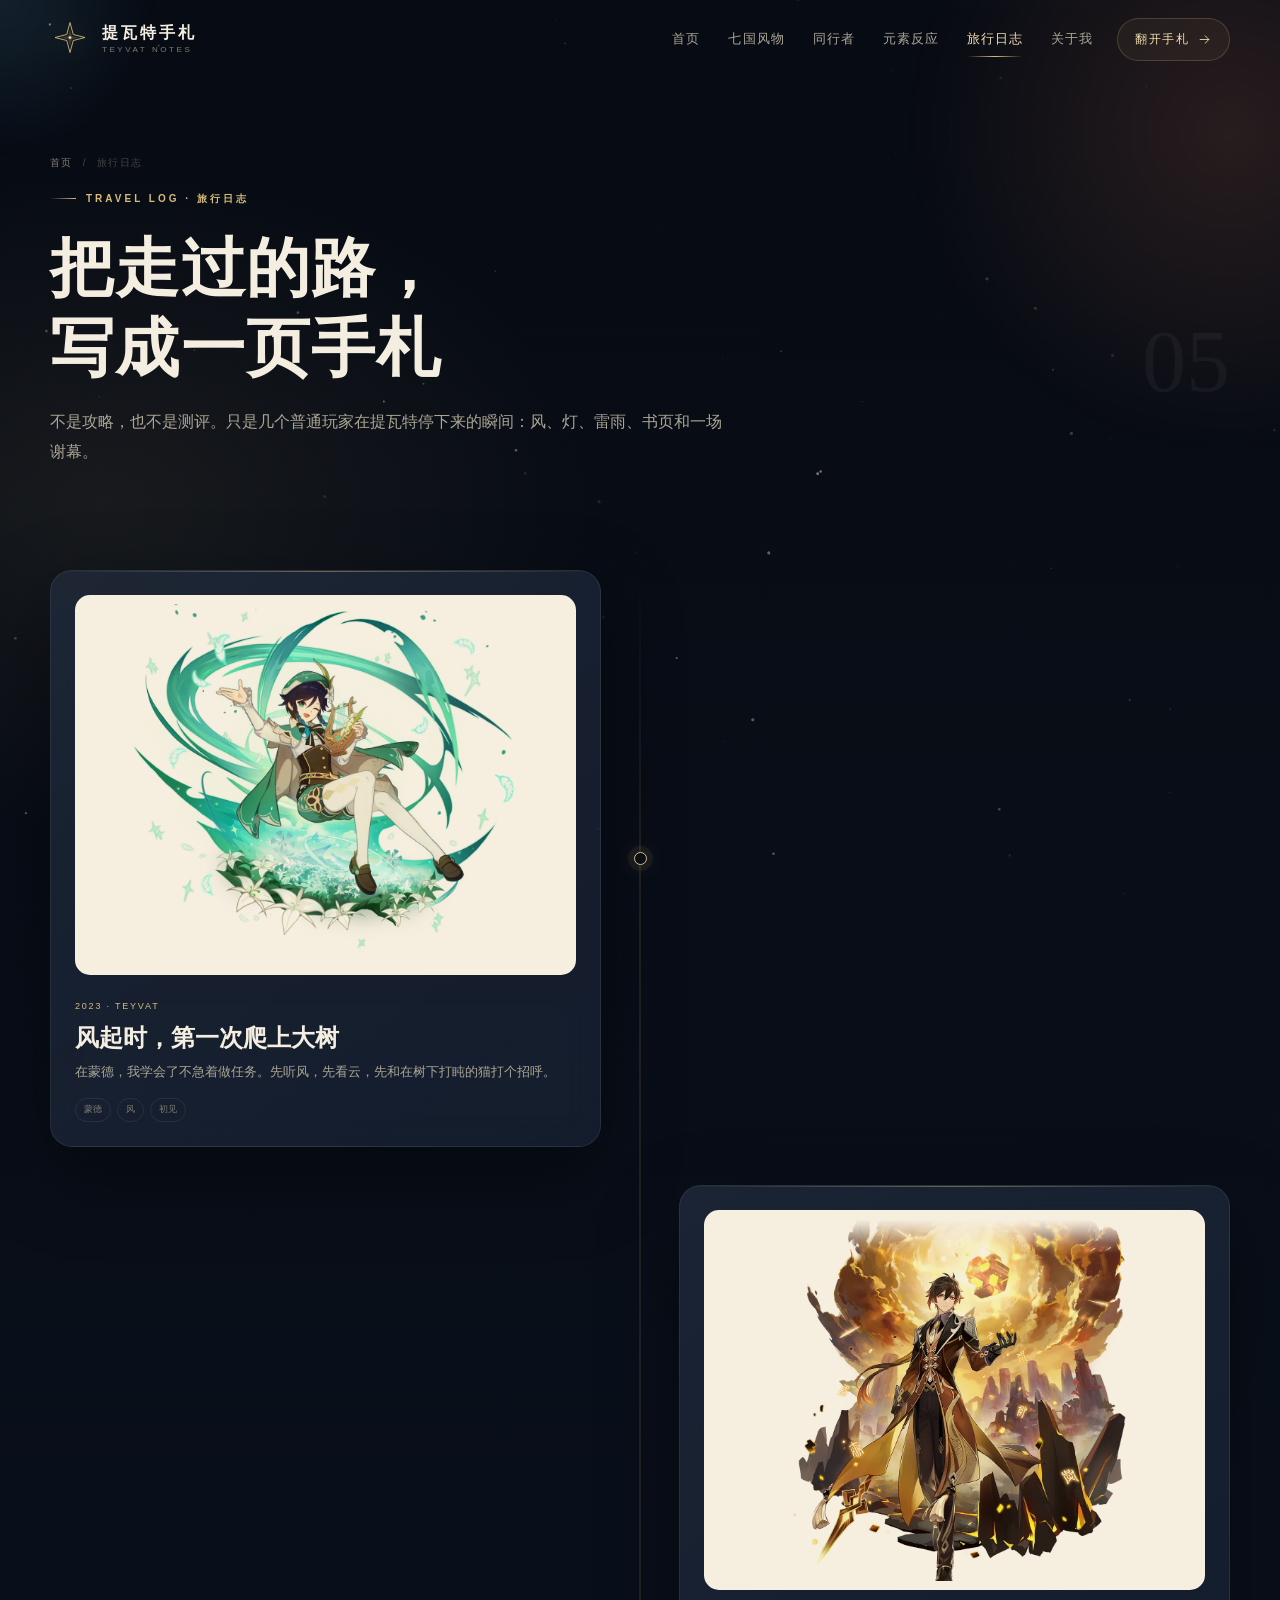
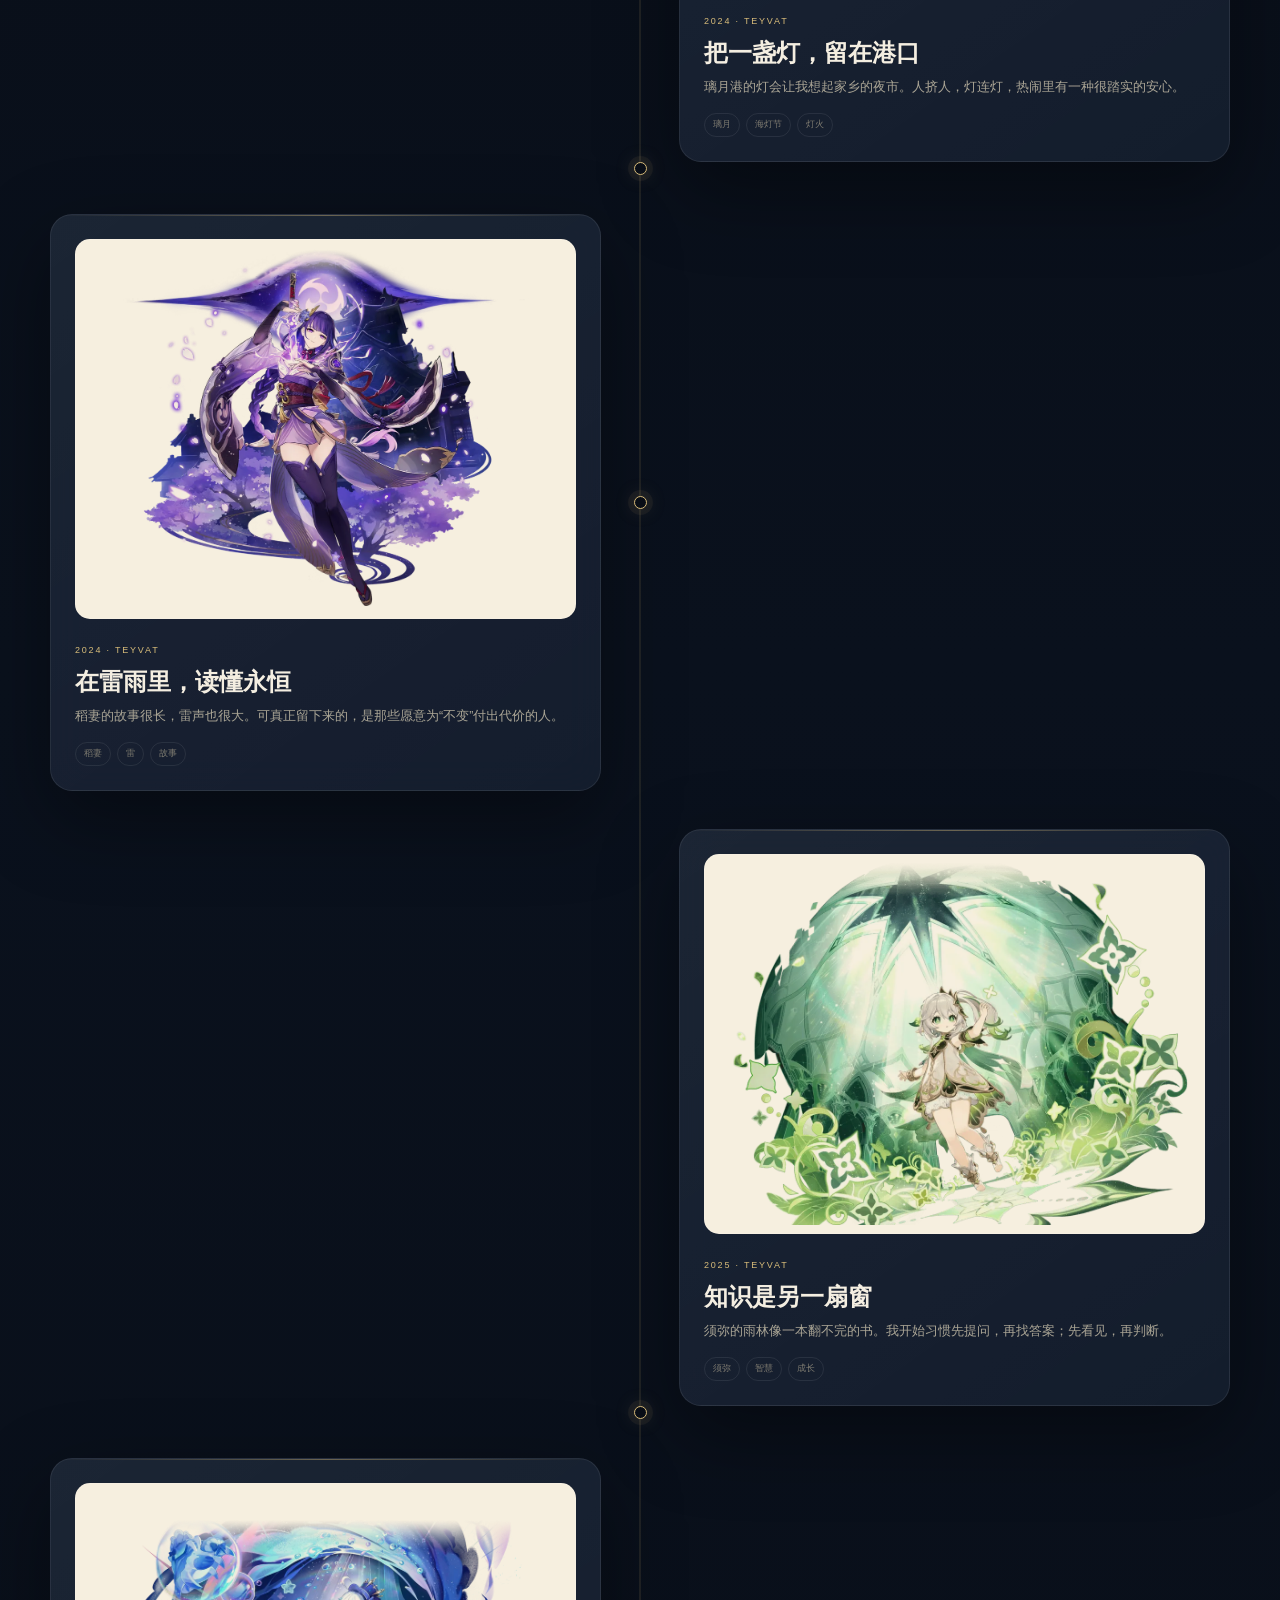
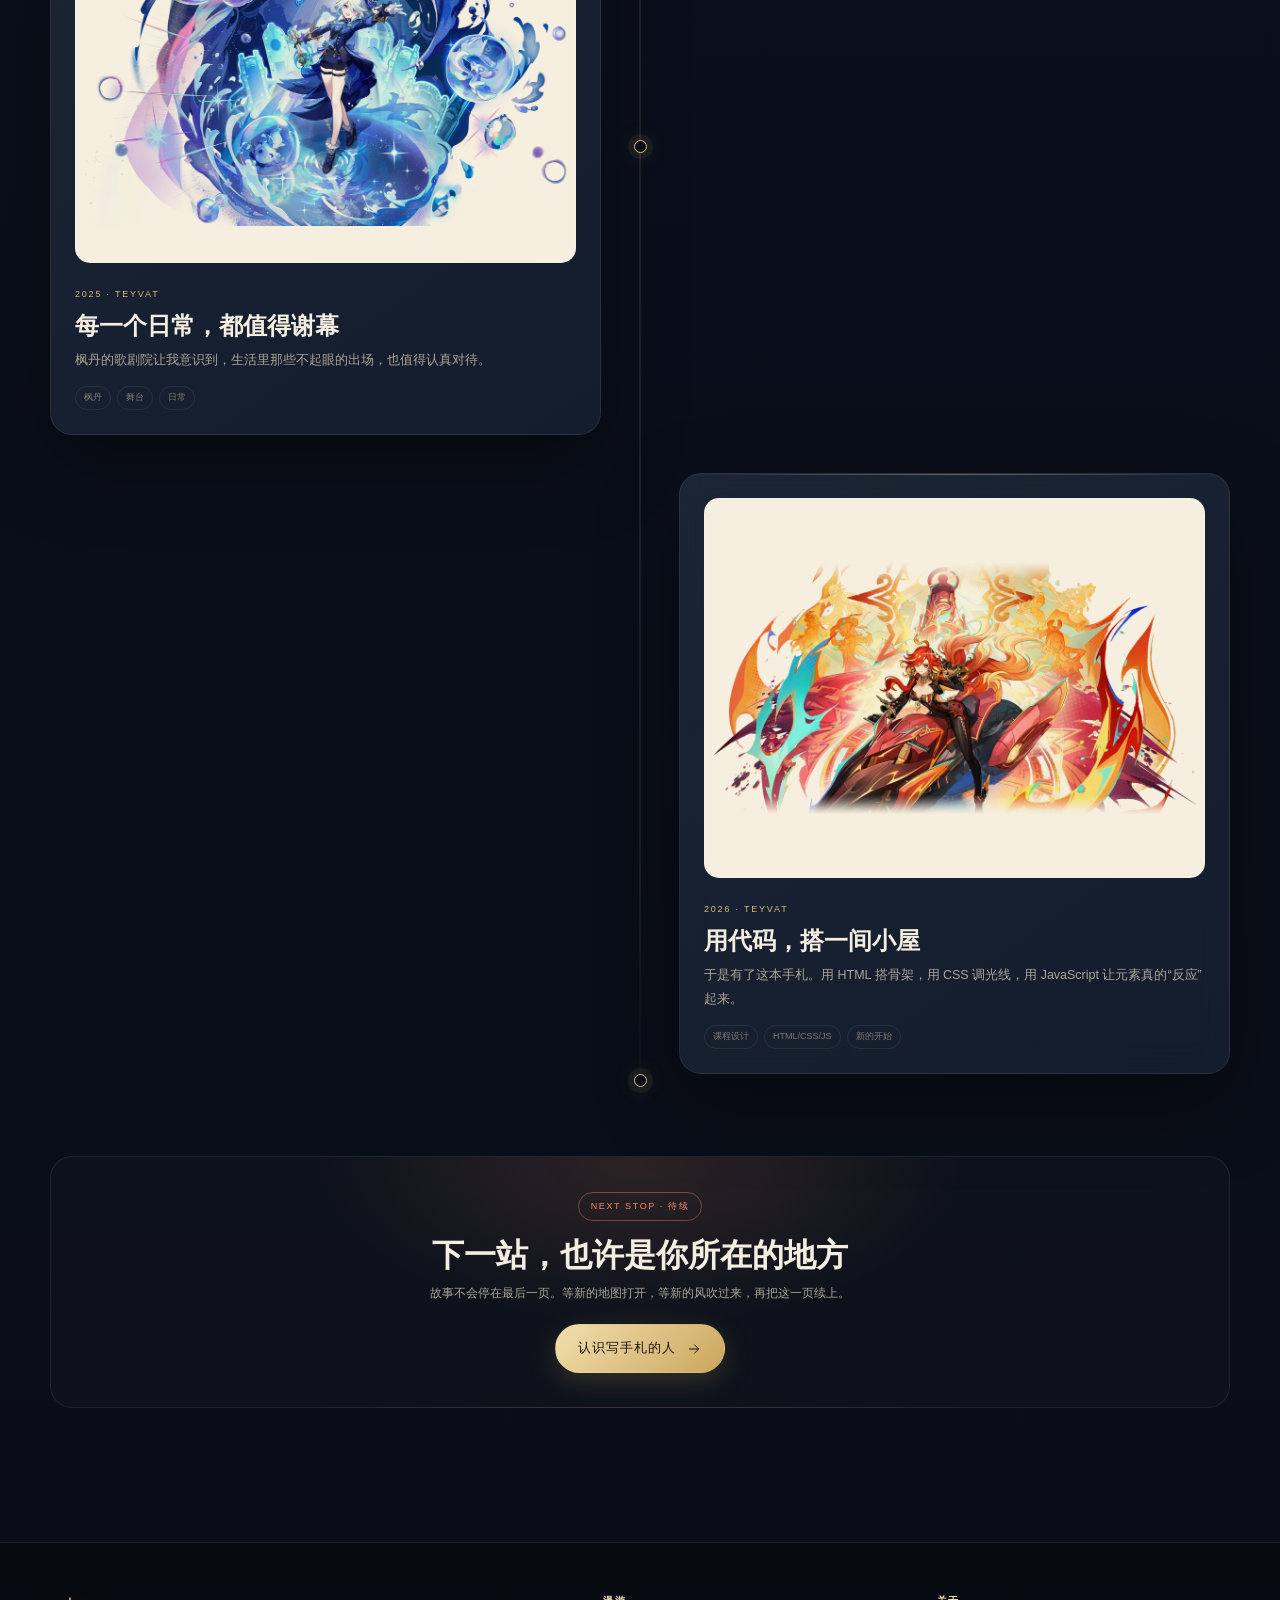
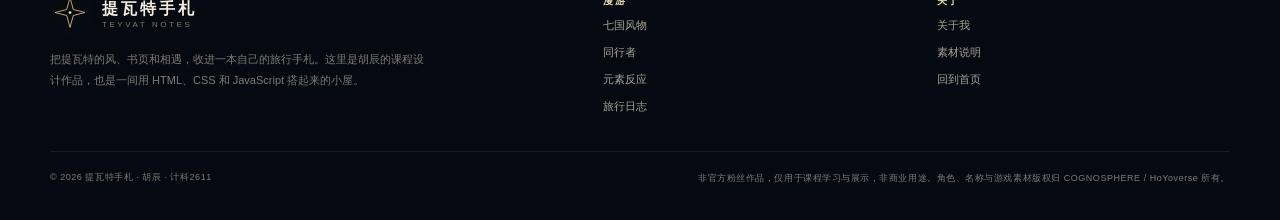
<file: journal.html>
<!DOCTYPE html>
<html lang="zh-CN">
<head>
  <meta charset="UTF-8">
  <meta name="viewport" content="width=device-width, initial-scale=1.0">
  <meta name="description" content="提瓦特旅行日志：从蒙德的风到枫丹的舞台，记录一个玩家的五段旅行记忆。">
  <meta name="theme-color" content="#080d16">
  <meta property="og:title" content="旅行日志">
  <meta property="og:description" content="提瓦特旅行日志：从蒙德的风到枫丹的舞台，记录一个玩家的五段旅行记忆。">
  <meta property="og:type" content="website">
  <title>旅行日志 · 提瓦特手札</title>
  <link rel="icon" href="assets/img/favicon.svg" type="image/svg+xml">
  <link rel="stylesheet" href="assets/css/style.css">
  <noscript><style>.reveal{opacity:1;transform:none}</style></noscript>
</head>
<body style="--page-glow: rgba(242,138,99,.14)">

<header class="site-header">
  <div class="nav-shell">
    <a class="brand" href="index.html" aria-label="提瓦特手札首页">
      
<svg class="brand-mark" viewBox="0 0 64 64" fill="none" aria-hidden="true">
  <path d="M32 4l5.2 19.2L56 28l-18.8 4.8L32 52l-5.2-19.2L8 28l18.8-4.8L32 4z" stroke="#d8bc7a" stroke-width="1.4"/>
  <path d="M32 14l3.1 11.4L46 28l-10.9 2.6L32 42l-3.1-11.4L18 28l10.9-2.6L32 14z" fill="#d8bc7a" opacity=".22"/>
  <circle cx="32" cy="28" r="2.2" fill="#f0ddb0"/>
</svg>

      <span class="brand-text">
        <span class="brand-cn">提瓦特手札</span>
        <span class="brand-en">Teyvat Notes</span>
      </span>
    </a>
    <nav class="nav-links" aria-label="主导航">
      <a href="index.html">首页</a>
      <a href="regions.html">七国风物</a>
      <a href="characters.html">同行者</a>
      <a href="elements.html">元素反应</a>
      <a href="journal.html">旅行日志</a>
      <a href="about.html">关于我</a>
    </nav>
    <a class="nav-cta" href="journal.html">翻开手札 
<svg viewBox="0 0 24 24" fill="none" stroke="currentColor" stroke-width="1.4" stroke-linecap="round" stroke-linejoin="round" aria-hidden="true">
  <path d="M5 12h14M13 6l6 6-6 6"/>
</svg>
</a>
    <button class="menu-toggle" type="button" aria-label="打开导航" aria-expanded="false">
      <span></span><span></span><span></span>
    </button>
  </div>
</header>


<main>
  <section class="page-hero">
    <div class="wrap">
      <div class="breadcrumb"><a href="index.html">首页</a><span>/</span><span>旅行日志</span></div>
      <span class="eyebrow" style="margin-top:18px">Travel Log · 旅行日志</span>
      <h1>把走过的路，<br>写成一页手札</h1>
      <p class="lead">不是攻略，也不是测评。只是几个普通玩家在提瓦特停下来的瞬间：风、灯、雷雨、书页和一场谢幕。</p>
      <div class="page-index">05</div>
    </div>
  </section>

  <section class="section" style="padding-top:18px" id="timeline">
    <div class="wrap">
      <div class="timeline">
        
      <article class="timeline-item reveal">
        <div class="timeline-card panel">
          
      <div class="timeline-art">
        <img src="assets/img/chars/venti-splash.webp" alt="风起时，第一次爬上大树配图" loading="lazy">
      </div>
    
          <span class="timeline-date">2023 · Teyvat</span>
          <h3>风起时，第一次爬上大树</h3>
          <p>在蒙德，我学会了不急着做任务。先听风，先看云，先和在树下打盹的猫打个招呼。</p>
          <div class="tag-row"><span>蒙德</span><span>风</span><span>初见</span></div>
        </div>
        <div class="timeline-dot"><span></span></div>
        <div class="timeline-spacer"></div>
      </article>
    
      <article class="timeline-item reveal">
        <div class="timeline-card panel">
          
      <div class="timeline-art">
        <img src="assets/img/chars/zhongli-splash.webp" alt="把一盏灯，留在港口配图" loading="lazy">
      </div>
    
          <span class="timeline-date">2024 · Teyvat</span>
          <h3>把一盏灯，留在港口</h3>
          <p>璃月港的灯会让我想起家乡的夜市。人挤人，灯连灯，热闹里有一种很踏实的安心。</p>
          <div class="tag-row"><span>璃月</span><span>海灯节</span><span>灯火</span></div>
        </div>
        <div class="timeline-dot"><span></span></div>
        <div class="timeline-spacer"></div>
      </article>
    
      <article class="timeline-item reveal">
        <div class="timeline-card panel">
          
      <div class="timeline-art">
        <img src="assets/img/chars/raiden-splash.webp" alt="在雷雨里，读懂永恒配图" loading="lazy">
      </div>
    
          <span class="timeline-date">2024 · Teyvat</span>
          <h3>在雷雨里，读懂永恒</h3>
          <p>稻妻的故事很长，雷声也很大。可真正留下来的，是那些愿意为“不变”付出代价的人。</p>
          <div class="tag-row"><span>稻妻</span><span>雷</span><span>故事</span></div>
        </div>
        <div class="timeline-dot"><span></span></div>
        <div class="timeline-spacer"></div>
      </article>
    
      <article class="timeline-item reveal">
        <div class="timeline-card panel">
          
      <div class="timeline-art">
        <img src="assets/img/chars/nahida-splash.webp" alt="知识是另一扇窗配图" loading="lazy">
      </div>
    
          <span class="timeline-date">2025 · Teyvat</span>
          <h3>知识是另一扇窗</h3>
          <p>须弥的雨林像一本翻不完的书。我开始习惯先提问，再找答案；先看见，再判断。</p>
          <div class="tag-row"><span>须弥</span><span>智慧</span><span>成长</span></div>
        </div>
        <div class="timeline-dot"><span></span></div>
        <div class="timeline-spacer"></div>
      </article>
    
      <article class="timeline-item reveal">
        <div class="timeline-card panel">
          
      <div class="timeline-art">
        <img src="assets/img/chars/furina-splash.webp" alt="每一个日常，都值得谢幕配图" loading="lazy">
      </div>
    
          <span class="timeline-date">2025 · Teyvat</span>
          <h3>每一个日常，都值得谢幕</h3>
          <p>枫丹的歌剧院让我意识到，生活里那些不起眼的出场，也值得认真对待。</p>
          <div class="tag-row"><span>枫丹</span><span>舞台</span><span>日常</span></div>
        </div>
        <div class="timeline-dot"><span></span></div>
        <div class="timeline-spacer"></div>
      </article>
    
      <article class="timeline-item reveal">
        <div class="timeline-card panel">
          
      <div class="timeline-art">
        <img src="assets/img/chars/mavuika-splash.webp" alt="用代码，搭一间小屋配图" loading="lazy">
      </div>
    
          <span class="timeline-date">2026 · Teyvat</span>
          <h3>用代码，搭一间小屋</h3>
          <p>于是有了这本手札。用 HTML 搭骨架，用 CSS 调光线，用 JavaScript 让元素真的“反应”起来。</p>
          <div class="tag-row"><span>课程设计</span><span>HTML/CSS/JS</span><span>新的开始</span></div>
        </div>
        <div class="timeline-dot"><span></span></div>
        <div class="timeline-spacer"></div>
      </article>
    
      </div>
      <div class="next-stop reveal">
        <span class="stamp">NEXT STOP · 待续</span>
        <h3>下一站，也许是你所在的地方</h3>
        <p>故事不会停在最后一页。等新的地图打开，等新的风吹过来，再把这一页续上。</p>
        <a class="btn btn-primary" href="about.html" style="margin-top:20px">认识写手札的人 <svg viewBox="0 0 24 24" fill="none" stroke="currentColor" stroke-width="1.5" stroke-linecap="round" stroke-linejoin="round"><path d="M5 12h14M13 6l6 6-6 6"/></svg></a>
      </div>
    </div>
  </section>
</main>


<footer class="site-footer">
  <div class="wrap">
    <div class="footer-grid">
      <div class="footer-brand">
        <a class="brand" href="index.html" aria-label="提瓦特手札首页">
          <svg class="brand-mark" viewBox="0 0 64 64" fill="none" aria-hidden="true">
            <path d="M32 4l5.2 19.2L56 28l-18.8 4.8L32 52l-5.2-19.2L8 28l18.8-4.8L32 4z" stroke="#d8bc7a" stroke-width="1.4"/>
            <circle cx="32" cy="28" r="2.2" fill="#f0ddb0"/>
          </svg>
          <span class="brand-text">
            <span class="brand-cn">提瓦特手札</span>
            <span class="brand-en">Teyvat Notes</span>
          </span>
        </a>
        <p>把提瓦特的风、书页和相遇，收进一本自己的旅行手札。这里是胡辰的课程设计作品，也是一间用 HTML、CSS 和 JavaScript 搭起来的小屋。</p>
      </div>
      <div class="footer-col">
        <h4>漫游</h4>
        <a href="regions.html">七国风物</a>
        <a href="characters.html">同行者</a>
        <a href="elements.html">元素反应</a>
        <a href="journal.html">旅行日志</a>
      </div>
      <div class="footer-col">
        <h4>关于</h4>
        <a href="about.html">关于我</a>
        <a href="about.html#credits">素材说明</a>
        <a href="index.html">回到首页</a>
      </div>
    </div>
    <div class="footer-bottom">
      <span>© <span data-year>2026</span> 提瓦特手札 · 胡辰 · 计科2611</span>
      <span class="disclaimer">非官方粉丝作品，仅用于课程学习与展示，非商业用途。角色、名称与游戏素材版权归 COGNOSPHERE / HoYoverse 所有。</span>
    </div>
  </div>
</footer>
<button class="back-top" type="button" aria-label="回到顶部">
  <svg viewBox="0 0 24 24" fill="none" stroke="currentColor" stroke-width="1.5" stroke-linecap="round" stroke-linejoin="round" aria-hidden="true">
    <path d="M12 19V5M6 11l6-6 6 6"/>
  </svg>
</button>
<canvas id="starfield" aria-hidden="true"></canvas>
<div class="page-progress" aria-hidden="true"></div>
<script src="assets/js/main.js"></script>

</body>
</html>
</file>
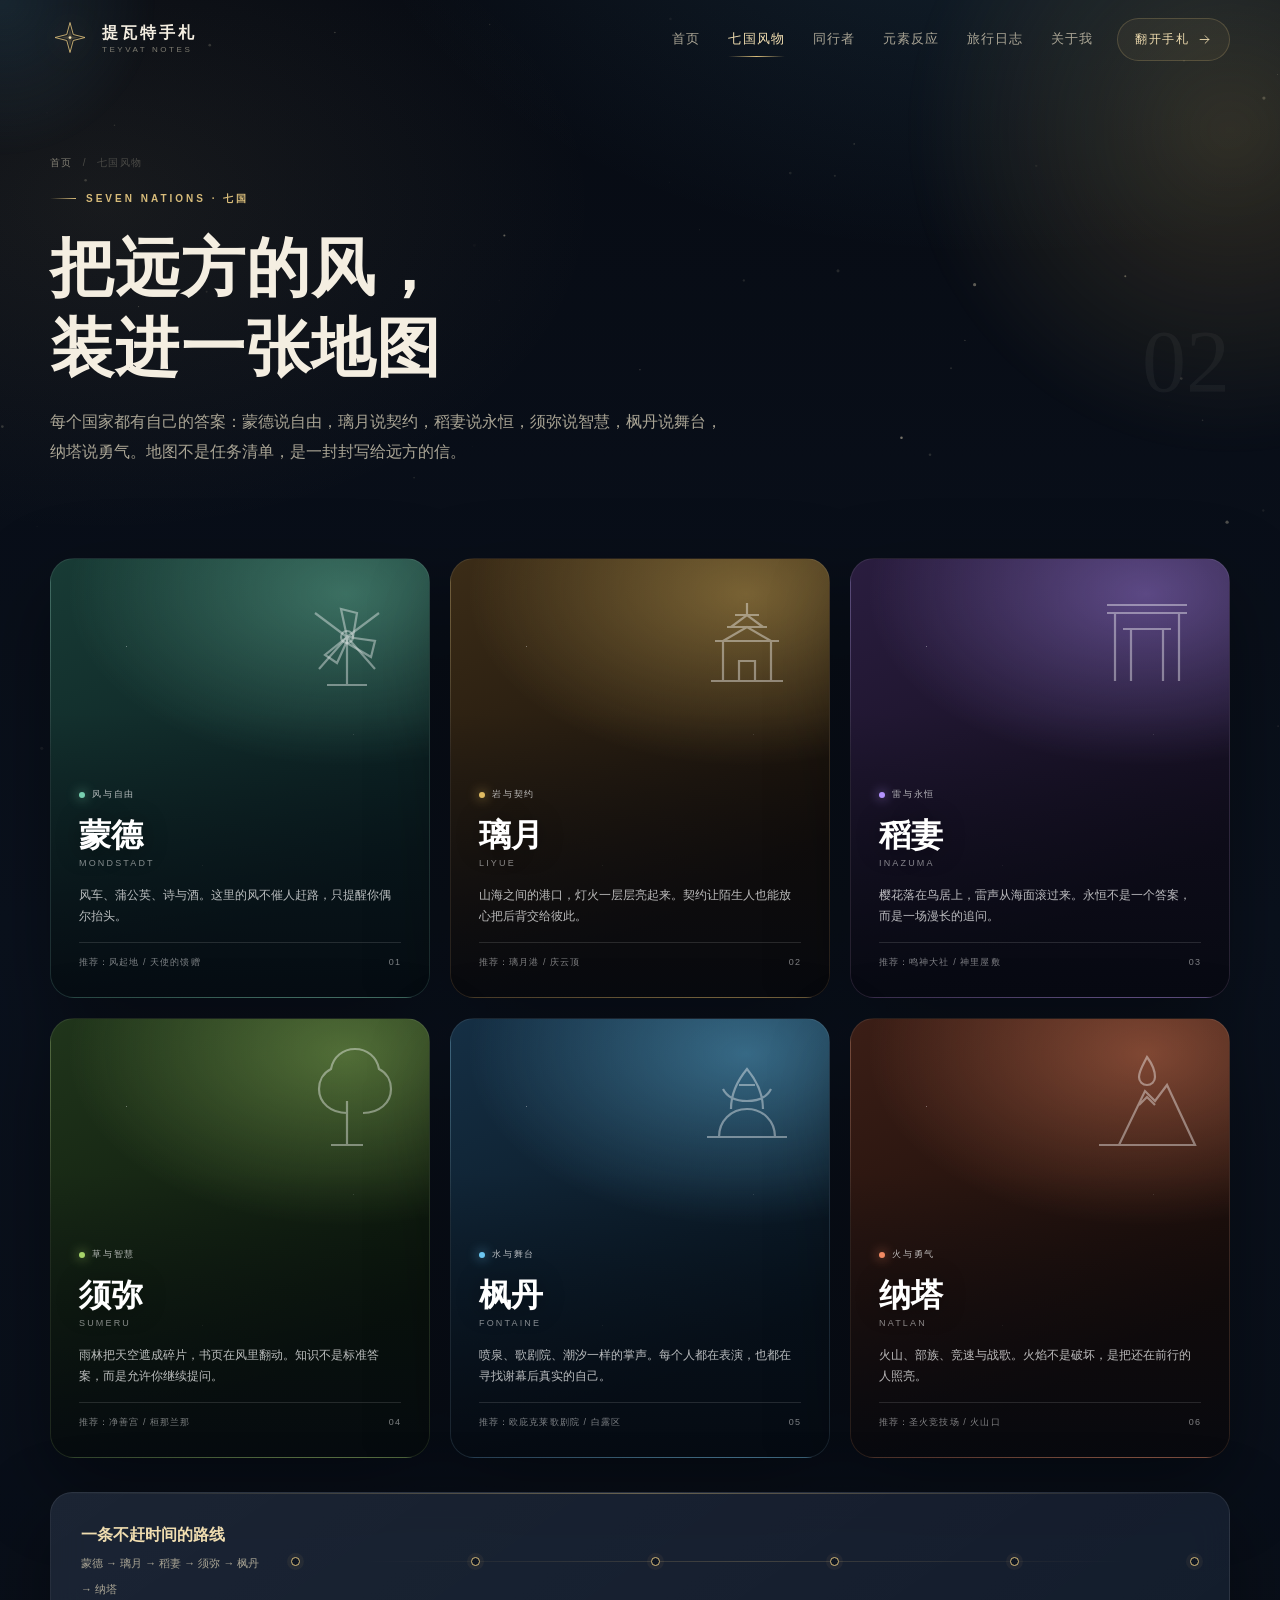
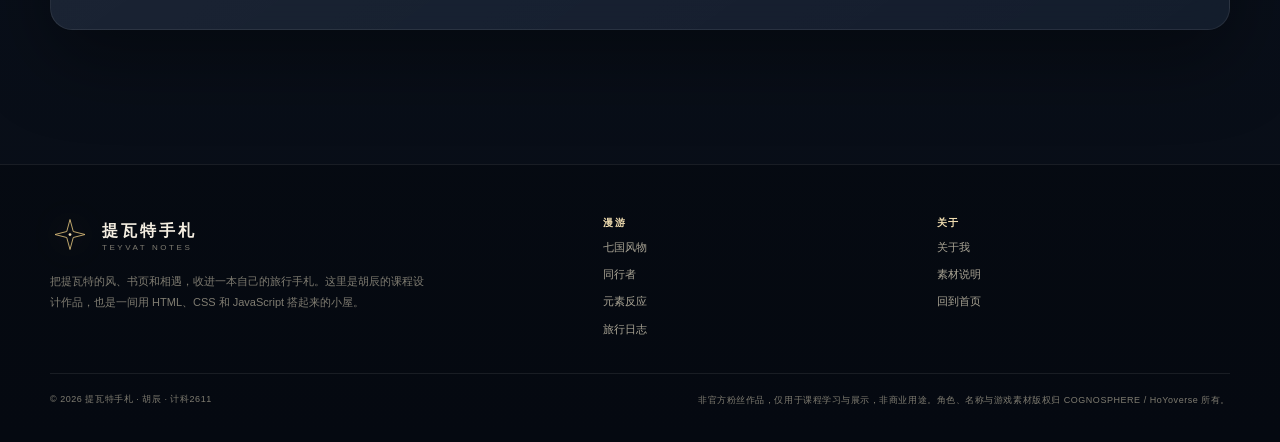
<file: regions.html>
<!DOCTYPE html>
<html lang="zh-CN">
<head>
  <meta charset="UTF-8">
  <meta name="viewport" content="width=device-width, initial-scale=1.0">
  <meta name="description" content="七国风物：从蒙德到纳塔，一张写给提瓦特的旅行地图。">
  <meta name="theme-color" content="#080d16">
  <meta property="og:title" content="七国风物">
  <meta property="og:description" content="七国风物：从蒙德到纳塔，一张写给提瓦特的旅行地图。">
  <meta property="og:type" content="website">
  <title>七国风物 · 提瓦特手札</title>
  <link rel="icon" href="assets/img/favicon.svg" type="image/svg+xml">
  <link rel="stylesheet" href="assets/css/style.css">
  <noscript><style>.reveal{opacity:1;transform:none}</style></noscript>
</head>
<body style="--page-glow: rgba(224,187,98,.18)">

<header class="site-header">
  <div class="nav-shell">
    <a class="brand" href="index.html" aria-label="提瓦特手札首页">
      
<svg class="brand-mark" viewBox="0 0 64 64" fill="none" aria-hidden="true">
  <path d="M32 4l5.2 19.2L56 28l-18.8 4.8L32 52l-5.2-19.2L8 28l18.8-4.8L32 4z" stroke="#d8bc7a" stroke-width="1.4"/>
  <path d="M32 14l3.1 11.4L46 28l-10.9 2.6L32 42l-3.1-11.4L18 28l10.9-2.6L32 14z" fill="#d8bc7a" opacity=".22"/>
  <circle cx="32" cy="28" r="2.2" fill="#f0ddb0"/>
</svg>

      <span class="brand-text">
        <span class="brand-cn">提瓦特手札</span>
        <span class="brand-en">Teyvat Notes</span>
      </span>
    </a>
    <nav class="nav-links" aria-label="主导航">
      <a href="index.html">首页</a>
      <a href="regions.html">七国风物</a>
      <a href="characters.html">同行者</a>
      <a href="elements.html">元素反应</a>
      <a href="journal.html">旅行日志</a>
      <a href="about.html">关于我</a>
    </nav>
    <a class="nav-cta" href="journal.html">翻开手札 
<svg viewBox="0 0 24 24" fill="none" stroke="currentColor" stroke-width="1.4" stroke-linecap="round" stroke-linejoin="round" aria-hidden="true">
  <path d="M5 12h14M13 6l6 6-6 6"/>
</svg>
</a>
    <button class="menu-toggle" type="button" aria-label="打开导航" aria-expanded="false">
      <span></span><span></span><span></span>
    </button>
  </div>
</header>


<main>
  <section class="page-hero">
    <div class="wrap">
      <div class="breadcrumb"><a href="index.html">首页</a><span>/</span><span>七国风物</span></div>
      <span class="eyebrow" style="margin-top:18px">Seven Nations · 七国</span>
      <h1>把远方的风，<br>装进一张地图</h1>
      <p class="lead">每个国家都有自己的答案：蒙德说自由，璃月说契约，稻妻说永恒，须弥说智慧，枫丹说舞台，纳塔说勇气。地图不是任务清单，是一封封写给远方的信。</p>
      <div class="page-index">02</div>
    </div>
  </section>

  <section class="section" style="padding-top:26px" id="regions">
    <div class="wrap">
      <div class="region-grid">
        <article class="region-card reveal" style="--c-1:#183b35;--c-2:#0a1d20;--c-glow:rgba(120,207,176,.4);--c-dot:#78cfb0">
          <svg class="region-icon" viewBox="0 0 64 64" aria-hidden="true"><path d="M32 54V30M22 54h20M32 30L16 18M32 30l16-12M32 30L18 46M32 30l14 16"/><circle cx="32" cy="30" r="3"/><path d="M32 30l-3-14 8 2-2 12zM32 30l14 2-2 8-12-7zM32 30l-11 9 6 4 5-11z"/></svg>
          <div class="region-content">
            <span class="region-tag"><i></i> 风与自由</span>
            <h3>蒙德</h3>
            <div class="region-en">Mondstadt</div>
            <p class="region-desc">风车、蒲公英、诗与酒。这里的风不催人赶路，只提醒你偶尔抬头。</p>
            <div class="region-note">喜欢在风起地的大树下坐着，看风把草叶吹成一片绿色的海。</div>
            <div class="region-bottom"><span>推荐：风起地 / 天使的馈赠</span><span>01</span></div>
          </div>
        </article>

        <article class="region-card reveal" style="--c-1:#3b2c17;--c-2:#160f0a;--c-glow:rgba(224,187,98,.42);--c-dot:#e0bb62;--delay:.06s">
          <svg class="region-icon" viewBox="0 0 64 64" aria-hidden="true"><path d="M14 52h36M20 52V32M44 52V32M16 32h32M20 32l12-7 12 7M22 25h20M24 25l8-6 8 6M26 19h12M32 13v6M28 52V42h8v10"/></svg>
          <div class="region-content">
            <span class="region-tag"><i></i> 岩与契约</span>
            <h3>璃月</h3>
            <div class="region-en">Liyue</div>
            <p class="region-desc">山海之间的港口，灯火一层层亮起来。契约让陌生人也能放心把后背交给彼此。</p>
            <div class="region-note">海灯节的人潮里，最动人的不是烟花，是每个人都抬头看着同一片天。</div>
            <div class="region-bottom"><span>推荐：璃月港 / 庆云顶</span><span>02</span></div>
          </div>
        </article>

        <article class="region-card reveal" style="--c-1:#2a1d3f;--c-2:#120d1d;--c-glow:rgba(180,147,255,.4);--c-dot:#b493ff;--delay:.12s">
          <svg class="region-icon" viewBox="0 0 64 64" aria-hidden="true"><path d="M12 18h40M16 18v34M48 18v34M20 26h24M24 26v26M40 26v26M12 14h40"/></svg>
          <div class="region-content">
            <span class="region-tag"><i></i> 雷与永恒</span>
            <h3>稻妻</h3>
            <div class="region-en">Inazuma</div>
            <p class="region-desc">樱花落在鸟居上，雷声从海面滚过来。永恒不是一个答案，而是一场漫长的追问。</p>
            <div class="region-note">在神樱大祓之后，我忽然觉得，所谓永恒，也许是把此刻认真留住。</div>
            <div class="region-bottom"><span>推荐：鸣神大社 / 神里屋敷</span><span>03</span></div>
          </div>
        </article>

        <article class="region-card reveal" style="--c-1:#20351b;--c-2:#0b160b;--c-glow:rgba(167,212,106,.4);--c-dot:#a7d46a">
          <svg class="region-icon" viewBox="0 0 64 64" aria-hidden="true"><path d="M32 54V32M32 38c-8 0-14-5-14-12 0-4 2-8 6-10 1-6 6-10 12-10s11 4 12 10c4 2 6 6 6 10 0 7-6 12-14 12M24 54h16"/></svg>
          <div class="region-content">
            <span class="region-tag"><i></i> 草与智慧</span>
            <h3>须弥</h3>
            <div class="region-en">Sumeru</div>
            <p class="region-desc">雨林把天空遮成碎片，书页在风里翻动。知识不是标准答案，而是允许你继续提问。</p>
            <div class="region-note">在净善宫外绕了很久，最后记住的是一句：先看见，再判断。</div>
            <div class="region-bottom"><span>推荐：净善宫 / 桓那兰那</span><span>04</span></div>
          </div>
        </article>

        <article class="region-card reveal" style="--c-1:#152f44;--c-2:#08141f;--c-glow:rgba(108,199,242,.42);--c-dot:#6cc7f2;--delay:.06s">
          <svg class="region-icon" viewBox="0 0 64 64" aria-hidden="true"><path d="M12 50h40M18 50c0-8 6-14 14-14s14 6 14 14M24 36c0-8 3-14 8-20 5 6 8 12 8 20M20 26c2 4 6 6 12 6s10-2 12-6M28 24h8"/></svg>
          <div class="region-content">
            <span class="region-tag"><i></i> 水与舞台</span>
            <h3>枫丹</h3>
            <div class="region-en">Fontaine</div>
            <p class="region-desc">喷泉、歌剧院、潮汐一样的掌声。每个人都在表演，也都在寻找谢幕后真实的自己。</p>
            <div class="region-note">看完一场歌剧，沿着水边走回住处，觉得日常也值得一场认真的谢幕。</div>
            <div class="region-bottom"><span>推荐：欧庇克莱歌剧院 / 白露区</span><span>05</span></div>
          </div>
        </article>

        <article class="region-card reveal" style="--c-1:#3b1e16;--c-2:#160b08;--c-glow:rgba(242,138,99,.42);--c-dot:#f28a63;--delay:.12s">
          <svg class="region-icon" viewBox="0 0 64 64" aria-hidden="true"><path d="M8 54h48L42 24l-6 8-5-5L18 54M28 34l4-4 4 4M32 10c3 4 4 7 4 10a4 4 0 0 1-8 0c0-3 2-6 4-10z"/></svg>
          <div class="region-content">
            <span class="region-tag"><i></i> 火与勇气</span>
            <h3>纳塔</h3>
            <div class="region-en">Natlan</div>
            <p class="region-desc">火山、部族、竞速与战歌。火焰不是破坏，是把还在前行的人照亮。</p>
            <div class="region-note">如果有一天走到纳塔，我想先看一场夜里的火，再决定下一站去哪。</div>
            <div class="region-bottom"><span>推荐：圣火竞技场 / 火山口</span><span>06</span></div>
          </div>
        </article>
      </div>

      <div class="panel region-route reveal">
        <div class="route-copy">
          <strong>一条不赶时间的路线</strong>
          <span>蒙德 → 璃月 → 稻妻 → 须弥 → 枫丹 → 纳塔</span>
        </div>
        <div class="route-line" aria-hidden="true">
          <span></span><span></span><span></span><span></span><span></span><span></span>
        </div>
      </div>
    </div>
  </section>
</main>


<footer class="site-footer">
  <div class="wrap">
    <div class="footer-grid">
      <div class="footer-brand">
        <a class="brand" href="index.html" aria-label="提瓦特手札首页">
          <svg class="brand-mark" viewBox="0 0 64 64" fill="none" aria-hidden="true">
            <path d="M32 4l5.2 19.2L56 28l-18.8 4.8L32 52l-5.2-19.2L8 28l18.8-4.8L32 4z" stroke="#d8bc7a" stroke-width="1.4"/>
            <circle cx="32" cy="28" r="2.2" fill="#f0ddb0"/>
          </svg>
          <span class="brand-text">
            <span class="brand-cn">提瓦特手札</span>
            <span class="brand-en">Teyvat Notes</span>
          </span>
        </a>
        <p>把提瓦特的风、书页和相遇，收进一本自己的旅行手札。这里是胡辰的课程设计作品，也是一间用 HTML、CSS 和 JavaScript 搭起来的小屋。</p>
      </div>
      <div class="footer-col">
        <h4>漫游</h4>
        <a href="regions.html">七国风物</a>
        <a href="characters.html">同行者</a>
        <a href="elements.html">元素反应</a>
        <a href="journal.html">旅行日志</a>
      </div>
      <div class="footer-col">
        <h4>关于</h4>
        <a href="about.html">关于我</a>
        <a href="about.html#credits">素材说明</a>
        <a href="index.html">回到首页</a>
      </div>
    </div>
    <div class="footer-bottom">
      <span>© <span data-year>2026</span> 提瓦特手札 · 胡辰 · 计科2611</span>
      <span class="disclaimer">非官方粉丝作品，仅用于课程学习与展示，非商业用途。角色、名称与游戏素材版权归 COGNOSPHERE / HoYoverse 所有。</span>
    </div>
  </div>
</footer>
<button class="back-top" type="button" aria-label="回到顶部">
  <svg viewBox="0 0 24 24" fill="none" stroke="currentColor" stroke-width="1.5" stroke-linecap="round" stroke-linejoin="round" aria-hidden="true">
    <path d="M12 19V5M6 11l6-6 6 6"/>
  </svg>
</button>
<canvas id="starfield" aria-hidden="true"></canvas>
<div class="page-progress" aria-hidden="true"></div>
<script src="assets/js/main.js"></script>

</body>
</html>
</file>
<file: assets/css/style.css>
/* =========================================================
   Teyvat Notes — a hand-built Genshin-inspired personal site
   Author: Hu Chen / 计科2611
   ========================================================= */

:root {
  --bg: #080d16;
  --bg-2: #0d1523;
  --bg-3: #111b2d;
  --panel: rgba(17, 27, 45, 0.78);
  --panel-solid: #111b2d;
  --line: rgba(216, 188, 122, 0.22);
  --line-soft: rgba(255, 255, 255, 0.08);
  --gold: #d8bc7a;
  --gold-2: #f0ddb0;
  --gold-3: #b8914d;
  --text: #f4eee1;
  --muted: #aaa595;
  --muted-2: #7f7c71;
  --cream: #f6efdf;
  --ink: #1b1913;

  --anemo: #78cfb0;
  --geo: #e0bb62;
  --electro: #b493ff;
  --dendro: #a7d46a;
  --hydro: #6cc7f2;
  --pyro: #f28a63;
  --cryo: #a9e3ef;

  --serif: "Noto Serif SC", "Songti SC", "STSong", "SimSun", serif;
  --sans: "Noto Sans SC", "Microsoft YaHei", "PingFang SC", "Hiragino Sans GB", sans-serif;
  --radius: 22px;
  --radius-sm: 14px;
  --shadow: 0 28px 80px rgba(0, 0, 0, 0.38);
  --ease: cubic-bezier(.2, .7, .2, 1);
}

* { box-sizing: border-box; }
html { scroll-behavior: smooth; }
body {
  margin: 0;
  color: var(--text);
  background:
    radial-gradient(1100px 700px at 78% -8%, rgba(108, 199, 242, 0.13), transparent 60%),
    radial-gradient(900px 600px at 8% 10%, rgba(216, 188, 122, 0.08), transparent 55%),
    linear-gradient(180deg, #070b13 0%, #0a111d 45%, #080d16 100%);
  font-family: var(--sans);
  font-size: 15px;
  line-height: 1.75;
  overflow-x: hidden;
}
body.no-scroll { overflow: hidden; }
::selection { background: rgba(216, 188, 122, 0.35); color: #fff; }
a { color: inherit; text-decoration: none; }
button { font: inherit; color: inherit; }
img { max-width: 100%; display: block; }
svg { display: block; }

/* star canvas + cursor glow */
#starfield {
  position: fixed;
  inset: 0;
  width: 100%;
  height: 100%;
  z-index: -2;
  pointer-events: none;
  opacity: 0.8;
}
.cursor-glow {
  position: fixed;
  width: 340px;
  height: 340px;
  left: 0;
  top: 0;
  border-radius: 50%;
  pointer-events: none;
  z-index: 0;
  transform: translate(-50%, -50%);
  background: radial-gradient(circle, rgba(108, 199, 242, 0.12), transparent 65%);
  filter: blur(4px);
  opacity: 0;
  transition: opacity .4s ease;
}
body.has-cursor .cursor-glow { opacity: 1; }

/* scroll progress */
.page-progress {
  position: fixed;
  top: 0;
  left: 0;
  width: 0;
  height: 2px;
  z-index: 300;
  background: linear-gradient(90deg, var(--hydro), var(--gold), var(--pyro));
  box-shadow: 0 0 16px rgba(216, 188, 122, 0.6);
}

/* =========================================================
   Header
   ========================================================= */
.site-header {
  position: fixed;
  inset: 0 0 auto 0;
  z-index: 120;
  padding: 18px 0;
  transition: background .35s ease, border-color .35s ease, padding .35s ease;
  border-bottom: 1px solid transparent;
}
.site-header.is-scrolled {
  padding: 11px 0;
  background: rgba(8, 13, 22, 0.84);
  border-bottom-color: var(--line-soft);
  backdrop-filter: blur(18px) saturate(130%);
}
.nav-shell {
  width: min(1180px, calc(100% - 48px));
  margin: 0 auto;
  display: flex;
  align-items: center;
  justify-content: space-between;
  gap: 24px;
}
.brand {
  display: flex;
  align-items: center;
  gap: 12px;
  flex: 0 0 auto;
}
.brand-mark {
  width: 40px;
  height: 40px;
  filter: drop-shadow(0 0 16px rgba(216, 188, 122, 0.35));
}
.brand-text { line-height: 1.1; }
.brand-cn {
  display: block;
  font-family: var(--serif);
  font-weight: 700;
  font-size: 16px;
  letter-spacing: .18em;
}
.brand-en {
  display: block;
  margin-top: 4px;
  color: var(--muted-2);
  font-size: 8px;
  letter-spacing: .32em;
  text-transform: uppercase;
}
.nav-links {
  display: flex;
  align-items: center;
  gap: 28px;
  margin-left: auto;
}
.nav-links a {
  position: relative;
  color: var(--muted);
  font-size: 13px;
  letter-spacing: .08em;
  padding: 6px 0;
  transition: color .25s ease;
}
.nav-links a::after {
  content: "";
  position: absolute;
  left: 0;
  bottom: 0;
  width: 0;
  height: 1px;
  background: linear-gradient(90deg, transparent, var(--gold), transparent);
  transition: width .35s var(--ease);
}
.nav-links a:hover,
.nav-links a.active { color: var(--gold-2); }
.nav-links a:hover::after,
.nav-links a.active::after { width: 100%; }
.nav-cta {
  flex: 0 0 auto;
  display: inline-flex;
  align-items: center;
  gap: 8px;
  padding: 10px 17px;
  border: 1px solid var(--line);
  border-radius: 999px;
  color: var(--gold-2);
  font-size: 12px;
  letter-spacing: .12em;
  background: rgba(216, 188, 122, 0.06);
  transition: all .3s ease;
}
.nav-cta:hover {
  background: rgba(216, 188, 122, 0.15);
  border-color: rgba(216, 188, 122, 0.55);
  transform: translateY(-1px);
}
.nav-cta svg { width: 15px; height: 15px; }
.menu-toggle {
  display: none;
  width: 42px;
  height: 42px;
  padding: 0;
  border: 1px solid var(--line);
  border-radius: 12px;
  background: rgba(17, 27, 45, 0.7);
  cursor: pointer;
}
.menu-toggle span {
  display: block;
  width: 18px;
  height: 1px;
  margin: 4px auto;
  background: var(--gold-2);
  transition: transform .3s ease, opacity .3s ease;
}
.menu-toggle.is-open span:nth-child(1) { transform: translateY(5px) rotate(45deg); }
.menu-toggle.is-open span:nth-child(2) { opacity: 0; }
.menu-toggle.is-open span:nth-child(3) { transform: translateY(-5px) rotate(-45deg); }

/* =========================================================
   Common
   ========================================================= */
.wrap {
  position: relative;
  z-index: 2;
  width: min(1180px, calc(100% - 48px));
  margin: 0 auto;
}
.eyebrow {
  display: inline-flex;
  align-items: center;
  gap: 10px;
  color: var(--gold);
  font-size: 10px;
  font-weight: 700;
  letter-spacing: .3em;
  text-transform: uppercase;
}
.eyebrow::before {
  content: "";
  width: 26px;
  height: 1px;
  background: linear-gradient(90deg, transparent, var(--gold));
}
h1, h2, h3, h4 {
  margin: 0;
  font-family: var(--serif);
  font-weight: 700;
  line-height: 1.25;
}
h1 { letter-spacing: .02em; }
h2 { font-size: clamp(30px, 4vw, 46px); letter-spacing: .04em; }
h3 { font-size: 24px; }
p { margin: 0; }
.lead {
  color: var(--muted);
  font-size: 16px;
  line-height: 1.9;
}
.gold { color: var(--gold-2); }
.muted { color: var(--muted); }
.serif { font-family: var(--serif); }
.center { text-align: center; }
.section {
  position: relative;
  padding: 104px 0;
  z-index: 2;
}
.section-head {
  display: flex;
  align-items: flex-end;
  justify-content: space-between;
  gap: 32px;
  margin-bottom: 42px;
}
.section-head .head-copy { max-width: 680px; }
.section-head h2 { margin-top: 12px; }
.section-head p { margin-top: 14px; max-width: 620px; }
.section-head .head-link {
  flex: 0 0 auto;
  color: var(--gold);
  font-size: 12px;
  letter-spacing: .12em;
  border-bottom: 1px solid var(--line);
  padding-bottom: 4px;
}
.section-head .head-link:hover { color: var(--gold-2); }

.btn {
  display: inline-flex;
  align-items: center;
  justify-content: center;
  gap: 10px;
  min-height: 46px;
  padding: 12px 22px;
  border-radius: 999px;
  border: 1px solid transparent;
  font-size: 13px;
  letter-spacing: .08em;
  cursor: pointer;
  transition: all .3s var(--ease);
}
.btn-primary {
  color: #17130b;
  background: linear-gradient(135deg, #f2dfad, #cba65e);
  box-shadow: 0 8px 28px rgba(203, 166, 94, 0.22);
}
.btn-primary:hover { transform: translateY(-2px); box-shadow: 0 14px 38px rgba(203, 166, 94, 0.32); }
.btn-ghost {
  color: var(--text);
  border-color: var(--line);
  background: rgba(255, 255, 255, 0.025);
}
.btn-ghost:hover { border-color: rgba(216, 188, 122, 0.55); background: rgba(216, 188, 122, 0.07); }
.btn svg { width: 16px; height: 16px; }

.panel {
  position: relative;
  background:
    linear-gradient(145deg, rgba(255, 255, 255, 0.055), rgba(255, 255, 255, 0.018)),
    var(--panel);
  border: 1px solid var(--line-soft);
  border-radius: var(--radius);
  box-shadow: var(--shadow);
  backdrop-filter: blur(18px);
  overflow: hidden;
}
.panel::before {
  content: "";
  position: absolute;
  inset: 0 0 auto 0;
  height: 1px;
  background: linear-gradient(90deg, transparent, rgba(216, 188, 122, 0.65), transparent);
  opacity: .65;
}
.card-link { transition: transform .4s var(--ease), border-color .4s ease; }
.card-link:hover { transform: translateY(-7px); border-color: rgba(216, 188, 122, 0.4); }

.reveal {
  opacity: 0;
  transform: translateY(26px);
  transition: opacity .8s var(--ease), transform .8s var(--ease);
  transition-delay: var(--delay, 0s);
}
.reveal.is-visible { opacity: 1; transform: none; }

/* =========================================================
   Hero
   ========================================================= */
.hero {
  position: relative;
  min-height: 100vh;
  display: flex;
  align-items: center;
  padding: 148px 0 90px;
  overflow: hidden;
}
.hero::before {
  content: "";
  position: absolute;
  inset: 0;
  background:
    linear-gradient(90deg, rgba(8, 13, 22, 0.2), transparent 55%),
    url("../img/bg/stars.webp") center / cover no-repeat;
  opacity: .34;
  mix-blend-mode: screen;
  pointer-events: none;
}
.hero::after {
  content: "";
  position: absolute;
  width: 800px;
  height: 800px;
  right: -260px;
  top: -120px;
  border-radius: 50%;
  background: radial-gradient(circle, rgba(108, 199, 242, 0.18), transparent 64%);
  filter: blur(20px);
  pointer-events: none;
}
.hero-grid {
  display: grid;
  grid-template-columns: 1.03fr .97fr;
  align-items: center;
  gap: clamp(36px, 6vw, 80px);
}
.hero-copy { position: relative; z-index: 2; min-width: 0; }
.hero h1 {
  margin-top: 22px;
  font-size: clamp(42px, 5.2vw, 68px);
  line-height: 1.18;
  letter-spacing: .02em;
}
.hero h1 .gradient {
  background: linear-gradient(100deg, #fff8e8 8%, #ecd49d 48%, #8dd9f7 100%);
  -webkit-background-clip: text;
  background-clip: text;
  color: transparent;
}
.hero .lead {
  max-width: 560px;
  margin-top: 24px;
  font-size: 16px;
}
.hero-actions {
  display: flex;
  flex-wrap: wrap;
  gap: 14px;
  margin-top: 34px;
}
.hero-meta {
  display: flex;
  flex-wrap: wrap;
  gap: 10px;
  margin-top: 38px;
}
.meta-chip {
  display: inline-flex;
  align-items: center;
  gap: 8px;
  padding: 7px 12px;
  border: 1px solid var(--line-soft);
  border-radius: 999px;
  color: var(--muted);
  font-size: 10px;
  letter-spacing: .14em;
  text-transform: uppercase;
  background: rgba(255, 255, 255, 0.02);
}
.meta-chip i {
  width: 6px;
  height: 6px;
  border-radius: 50%;
  background: var(--gold);
  box-shadow: 0 0 12px var(--gold);
}

.hero-art {
  position: relative;
  z-index: 2;
  justify-self: end;
  width: min(100%, 520px);
  min-width: 0;
  perspective: 1200px;
}
.art-frame {
  position: relative;
  padding: 14px;
  border-radius: 20px;
  background: linear-gradient(145deg, #fffaf0, var(--cream));
  border: 1px solid rgba(255, 255, 255, 0.7);
  box-shadow: 0 40px 90px rgba(0, 0, 0, 0.45), 0 0 0 1px rgba(216, 188, 122, 0.3);
  transform: rotate(2.2deg);
  transition: transform .6s var(--ease), box-shadow .6s ease;
}
.hero-art:hover .art-frame {
  transform: rotate(0deg) translateY(-6px);
  box-shadow: 0 50px 110px rgba(0, 0, 0, 0.5), 0 0 0 1px rgba(216, 188, 122, 0.55);
}
.art-frame img {
  width: 100%;
  aspect-ratio: 1.52 / 1;
  object-fit: contain;
  mix-blend-mode: multiply;
  filter: saturate(1.05) contrast(1.03);
}
.art-frame::before {
  content: "";
  position: absolute;
  inset: 7px;
  border: 1px solid rgba(184, 145, 77, 0.4);
  border-radius: 14px;
  pointer-events: none;
  z-index: 2;
}
.art-frame::after {
  content: "Teyvat · Artbook";
  position: absolute;
  right: 24px;
  bottom: 18px;
  color: rgba(27, 25, 19, 0.5);
  font-family: var(--serif);
  font-size: 9px;
  letter-spacing: .2em;
  text-transform: uppercase;
}
.hero-seal {
  position: absolute;
  left: -28px;
  bottom: -28px;
  width: 102px;
  height: 102px;
  border-radius: 50%;
  display: grid;
  place-items: center;
  color: var(--gold-2);
  background: rgba(8, 13, 22, 0.9);
  border: 1px solid var(--line);
  box-shadow: 0 12px 38px rgba(0, 0, 0, 0.35);
  font-family: var(--serif);
  font-size: 10px;
  letter-spacing: .16em;
  text-align: center;
  transform: rotate(-9deg);
}
.hero-seal::before {
  content: "";
  position: absolute;
  inset: 9px;
  border: 1px dashed rgba(216, 188, 122, 0.3);
  border-radius: 50%;
}
.hero-seal span { position: relative; z-index: 1; }
.orb {
  position: absolute;
  border-radius: 50%;
  pointer-events: none;
  filter: blur(1px);
  mix-blend-mode: screen;
  animation: floaty 7s ease-in-out infinite;
}
.orb.o1 {
  width: 16px; height: 16px; top: 6%; left: -7%;
  background: radial-gradient(circle at 35% 30%, #e9fff7, var(--anemo) 38%, transparent 70%);
  box-shadow: 0 0 24px rgba(120, 207, 176, .8);
}
.orb.o2 {
  width: 10px; height: 10px; right: -3%; top: 38%;
  background: radial-gradient(circle at 35% 30%, #fff, var(--hydro) 40%, transparent 70%);
  box-shadow: 0 0 22px rgba(108, 199, 242, .85);
  animation-delay: -2.1s;
}
.orb.o3 {
  width: 22px; height: 22px; right: 8%; bottom: 8%;
  background: radial-gradient(circle at 35% 30%, #fff7dd, var(--gold) 40%, transparent 70%);
  box-shadow: 0 0 30px rgba(216, 188, 122, .55);
  animation-delay: -4s;
}
@keyframes floaty {
  0%, 100% { transform: translate3d(0, 0, 0); }
  50% { transform: translate3d(0, -16px, 0); }
}
.scroll-cue {
  position: absolute;
  left: 50%;
  bottom: 26px;
  transform: translateX(-50%);
  display: flex;
  flex-direction: column;
  align-items: center;
  gap: 8px;
  color: var(--muted-2);
  font-size: 8px;
  letter-spacing: .26em;
  text-transform: uppercase;
}
.scroll-cue::after {
  content: "";
  width: 1px;
  height: 38px;
  background: linear-gradient(var(--gold), transparent);
  animation: cue 2.2s ease-in-out infinite;
}
@keyframes cue {
  0%, 100% { transform: scaleY(.35); transform-origin: top; opacity: .3; }
  50% { transform: scaleY(1); transform-origin: top; opacity: .9; }
}

/* =========================================================
   Home sections
   ========================================================= */
.portal-grid {
  display: grid;
  grid-template-columns: repeat(3, 1fr);
  gap: 20px;
}
.portal-card {
  display: flex;
  flex-direction: column;
  min-height: 300px;
  padding: 30px;
  color: var(--text);
}
.portal-icon {
  width: 52px;
  height: 52px;
  display: grid;
  place-items: center;
  border: 1px solid var(--line);
  border-radius: 50%;
  color: var(--gold-2);
  background: rgba(216, 188, 122, 0.06);
}
.portal-icon svg { width: 24px; height: 24px; }
.portal-card h3 { margin-top: 30px; font-size: 26px; }
.portal-card p { margin-top: 12px; color: var(--muted); font-size: 13px; line-height: 1.9; }
.portal-card .portal-arrow {
  margin-top: auto;
  padding-top: 28px;
  display: flex;
  align-items: center;
  justify-content: space-between;
  color: var(--gold);
  font-size: 10px;
  letter-spacing: .16em;
  text-transform: uppercase;
}
.portal-arrow svg { width: 18px; height: 18px; transition: transform .3s ease; }
.portal-card:hover .portal-arrow svg { transform: translateX(5px); }

.author-grid {
  display: grid;
  grid-template-columns: 1.15fr .85fr;
  gap: 32px;
  align-items: center;
  padding: clamp(26px, 5vw, 58px);
}
.author-grid .author-art {
  position: relative;
  min-height: 260px;
  border-radius: 18px;
  overflow: hidden;
  border: 1px solid var(--line-soft);
  background: var(--cream);
}
.author-grid .author-art img {
  width: 100%;
  height: 100%;
  min-height: 260px;
  object-fit: cover;
  object-position: center 20%;
}
.author-grid .author-caption {
  position: absolute;
  inset: auto 0 0 0;
  padding: 22px;
  background: linear-gradient(transparent, rgba(8, 13, 22, .9));
  color: var(--gold-2);
  font-family: var(--serif);
  font-size: 14px;
  letter-spacing: .08em;
}
.stats-strip {
  display: grid;
  grid-template-columns: repeat(3, 1fr);
  border: 1px solid var(--line-soft);
  border-radius: var(--radius);
  overflow: hidden;
  background: rgba(255, 255, 255, 0.018);
}
.stat-item {
  padding: 28px 30px;
  border-right: 1px solid var(--line-soft);
}
.stat-item:last-child { border-right: none; }
.stat-number {
  font-family: var(--serif);
  font-size: clamp(34px, 4vw, 48px);
  line-height: 1;
  color: var(--gold-2);
}
.stat-number small {
  font-family: var(--sans);
  font-size: 10px;
  letter-spacing: .16em;
  color: var(--muted);
  margin-left: 6px;
}
.stat-label {
  margin-top: 10px;
  color: var(--muted);
  font-size: 10px;
  letter-spacing: .18em;
  text-transform: uppercase;
}
.quote-band {
  position: relative;
  padding: 54px clamp(24px, 5vw, 64px);
  text-align: center;
  background:
    radial-gradient(700px 300px at 50% 0%, rgba(108, 199, 242, 0.12), transparent 65%),
    rgba(255, 255, 255, 0.018);
  border-top: 1px solid var(--line-soft);
  border-bottom: 1px solid var(--line-soft);
}
.quote-band .quote-mark {
  font-family: var(--serif);
  color: var(--gold);
  font-size: 50px;
  line-height: .8;
  opacity: .8;
}
.quote-band blockquote {
  margin: 14px auto 0;
  max-width: 820px;
  font-family: var(--serif);
  font-size: clamp(22px, 3vw, 34px);
  line-height: 1.6;
  color: var(--gold-2);
}
.quote-band .quote-by {
  margin-top: 18px;
  color: var(--muted-2);
  font-size: 10px;
  letter-spacing: .18em;
  text-transform: uppercase;
}

/* =========================================================
   Page hero (inner pages)
   ========================================================= */
.page-hero {
  position: relative;
  padding: 154px 0 64px;
  overflow: hidden;
}
.page-hero::before {
  content: "";
  position: absolute;
  width: 700px;
  height: 700px;
  right: -300px;
  top: -220px;
  border-radius: 50%;
  background: radial-gradient(circle, var(--page-glow, rgba(108, 199, 242, .16)), transparent 65%);
  filter: blur(10px);
}
.page-hero .eyebrow { margin-bottom: 14px; }
.page-hero h1 {
  font-size: clamp(36px, 5.5vw, 64px);
  margin-top: 8px;
}
.page-hero .lead { margin-top: 18px; max-width: 680px; }
.page-hero .page-index {
  position: absolute;
  right: 0;
  bottom: 62px;
  font-family: var(--serif);
  font-size: 88px;
  line-height: 1;
  color: rgba(255, 255, 255, 0.045);
  pointer-events: none;
}
.breadcrumb {
  display: flex;
  align-items: center;
  gap: 10px;
  color: var(--muted-2);
  font-size: 10px;
  letter-spacing: .14em;
  text-transform: uppercase;
}
.breadcrumb a:hover { color: var(--gold); }
.breadcrumb span { opacity: .5; }

/* =========================================================
   Regions
   ========================================================= */
.region-grid {
  display: grid;
  grid-template-columns: repeat(3, 1fr);
  gap: 20px;
}
.region-card {
  position: relative;
  min-height: 440px;
  padding: 28px;
  border: 1px solid var(--line-soft);
  border-radius: 24px;
  overflow: hidden;
  background:
    radial-gradient(420px 260px at 78% 8%, var(--c-glow), transparent 66%),
    linear-gradient(155deg, var(--c-1), var(--c-2) 75%);
  box-shadow: var(--shadow);
  transition: transform .45s var(--ease), border-color .45s ease;
}
.region-card:hover { transform: translateY(-7px); border-color: rgba(255, 255, 255, .26); }
.region-card::before {
  content: "";
  position: absolute;
  inset: 0;
  background:
    linear-gradient(180deg, transparent 35%, rgba(5, 9, 16, .82) 100%),
    radial-gradient(1px 1px at 20% 20%, rgba(255, 255, 255, .5), transparent 50%),
    radial-gradient(1px 1px at 80% 40%, rgba(255, 255, 255, .35), transparent 50%),
    radial-gradient(1px 1px at 40% 70%, rgba(255, 255, 255, .3), transparent 50%);
  pointer-events: none;
}
.region-icon {
  position: absolute;
  right: 18px;
  top: 18px;
  width: 128px;
  height: 128px;
  color: rgba(255, 255, 255, .5);
  stroke: currentColor;
  fill: none;
  stroke-width: 1.1;
  opacity: .8;
}
.region-content {
  position: absolute;
  left: 28px;
  right: 28px;
  bottom: 26px;
  z-index: 2;
}
.region-tag {
  display: inline-flex;
  align-items: center;
  gap: 7px;
  color: rgba(255, 255, 255, .7);
  font-size: 9px;
  letter-spacing: .2em;
  text-transform: uppercase;
}
.region-tag i {
  width: 6px; height: 6px; border-radius: 50%;
  background: var(--c-dot, #fff);
  box-shadow: 0 0 12px var(--c-dot, #fff);
}
.region-card h3 {
  margin-top: 9px;
  font-size: 32px;
  color: #fff;
  text-shadow: 0 2px 24px rgba(0, 0, 0, .4);
}
.region-en {
  margin-top: 1px;
  color: rgba(255, 255, 255, .5);
  font-size: 9px;
  letter-spacing: .24em;
  text-transform: uppercase;
}
.region-desc {
  margin-top: 13px;
  color: rgba(255, 255, 255, .72);
  font-size: 12px;
  line-height: 1.8;
}
.region-note {
  max-height: 0;
  opacity: 0;
  overflow: hidden;
  color: rgba(255, 255, 255, .55);
  font-size: 11px;
  line-height: 1.8;
  transition: max-height .5s var(--ease), opacity .4s ease, margin-top .4s ease;
}
.region-card:hover .region-note { max-height: 70px; opacity: 1; margin-top: 12px; }
.region-bottom {
  margin-top: 14px;
  padding-top: 12px;
  border-top: 1px solid rgba(255, 255, 255, .12);
  color: rgba(255, 255, 255, .48);
  font-size: 9px;
  letter-spacing: .12em;
  display: flex;
  justify-content: space-between;
}
.region-route {
  margin-top: 34px;
  padding: 28px 30px;
  display: grid;
  grid-template-columns: 180px 1fr;
  gap: 30px;
  align-items: center;
}
.route-line {
  position: relative;
  display: flex;
  align-items: center;
  justify-content: space-between;
  gap: 8px;
}
.route-line::before {
  content: "";
  position: absolute;
  left: 8%; right: 8%; top: 50%;
  height: 1px;
  background: linear-gradient(90deg, transparent, var(--line), transparent);
}
.route-line span {
  position: relative;
  z-index: 1;
  width: 9px;
  height: 9px;
  border-radius: 50%;
  background: var(--bg-2);
  border: 1px solid var(--gold);
  box-shadow: 0 0 0 4px rgba(216, 188, 122, .06);
}
.route-copy strong { display: block; color: var(--gold-2); font-family: var(--serif); font-size: 16px; }
.route-copy span { color: var(--muted); font-size: 11px; }

/* =========================================================
   Characters
   ========================================================= */
.filter-bar {
  display: flex;
  flex-wrap: wrap;
  gap: 8px;
  margin: 26px 0 32px;
}
.filter-btn {
  padding: 8px 15px;
  border-radius: 999px;
  border: 1px solid var(--line-soft);
  background: transparent;
  color: var(--muted);
  font-size: 11px;
  letter-spacing: .08em;
  cursor: pointer;
  transition: all .25s ease;
}
.filter-btn:hover { border-color: var(--line); color: var(--text); }
.filter-btn.active {
  color: #17130b;
  background: linear-gradient(135deg, #f0ddb0, #cba65e);
  border-color: transparent;
}
.char-grid {
  display: grid;
  grid-template-columns: repeat(3, 1fr);
  gap: 18px;
}
.char-card {
  position: relative;
  display: block;
  width: 100%;
  padding: 0;
  border: 1px solid var(--line-soft);
  border-radius: 20px;
  overflow: hidden;
  background: var(--panel-solid);
  cursor: pointer;
  text-align: left;
  aspect-ratio: 4 / 5;
  transition: transform .45s var(--ease), border-color .45s ease, box-shadow .45s ease;
}
.char-card:hover {
  transform: translateY(-7px);
  border-color: rgba(216, 188, 122, .45);
  box-shadow: 0 26px 60px rgba(0, 0, 0, .4);
}
.char-card img {
  position: absolute;
  inset: 0;
  width: 100%;
  height: 100%;
  object-fit: cover;
  transition: transform .7s var(--ease);
}
.char-card:hover img { transform: scale(1.045); }
.char-card::after {
  content: "";
  position: absolute;
  inset: 0;
  background: linear-gradient(180deg, transparent 45%, rgba(5, 9, 16, .92) 100%);
}
.char-info {
  position: absolute;
  z-index: 2;
  left: 20px;
  right: 20px;
  bottom: 18px;
}
.char-info h3 { font-size: 24px; color: #fff; }
.char-info p { color: rgba(255, 255, 255, .55); font-size: 10px; letter-spacing: .12em; }
.char-card .element-chip { margin-bottom: 8px; }
.char-filter-hidden { display: none !important; }

.element-chip {
  display: inline-flex;
  align-items: center;
  gap: 6px;
  padding: 4px 9px;
  border-radius: 999px;
  border: 1px solid color-mix(in srgb, var(--el) 45%, transparent);
  color: var(--el);
  background: color-mix(in srgb, var(--el) 12%, transparent);
  font-size: 9px;
  letter-spacing: .1em;
}
.element-chip i {
  width: 5px; height: 5px; border-radius: 50%;
  background: var(--el);
  box-shadow: 0 0 8px var(--el);
}
[data-element="anemo"] { --el: var(--anemo); }
[data-element="geo"] { --el: var(--geo); }
[data-element="electro"] { --el: var(--electro); }
[data-element="dendro"] { --el: var(--dendro); }
[data-element="hydro"] { --el: var(--hydro); }
[data-element="pyro"] { --el: var(--pyro); }
[data-element="cryo"] { --el: var(--cryo); }

.char-modal {
  position: fixed;
  inset: 0;
  z-index: 500;
  display: flex;
  align-items: center;
  justify-content: center;
  padding: 24px;
  background: rgba(4, 7, 12, .82);
  backdrop-filter: blur(10px);
  opacity: 0;
  visibility: hidden;
  transition: opacity .35s ease, visibility .35s ease;
}
.char-modal.is-open { opacity: 1; visibility: visible; }
.modal-panel {
  position: relative;
  width: min(980px, 100%);
  max-height: 90vh;
  display: grid;
  grid-template-columns: 1fr 1fr;
  overflow: auto;
  border: 1px solid var(--line);
  border-radius: 24px;
  background: var(--panel-solid);
  box-shadow: 0 40px 120px rgba(0, 0, 0, .6);
  transform: translateY(18px) scale(.98);
  transition: transform .45s var(--ease);
}
.char-modal.is-open .modal-panel { transform: translateY(0) scale(1); }
.modal-art {
  position: relative;
  min-height: 520px;
  background: var(--cream);
  display: flex;
  align-items: center;
  justify-content: center;
  padding: 22px;
}
.modal-art::before {
  content: "";
  position: absolute;
  inset: 12px;
  border: 1px solid rgba(184, 145, 77, .35);
  border-radius: 15px;
}
.modal-art img {
  width: 100%;
  max-height: 70vh;
  object-fit: contain;
  mix-blend-mode: multiply;
  filter: saturate(1.04);
}
.modal-body {
  padding: 42px 38px;
  display: flex;
  flex-direction: column;
  justify-content: center;
}
.modal-body h3 { margin-top: 12px; font-size: 40px; }
.modal-body .modal-en {
  color: var(--muted-2);
  font-size: 9px;
  letter-spacing: .25em;
  text-transform: uppercase;
}
.modal-title {
  margin-top: 7px;
  color: var(--muted);
  font-family: var(--serif);
  font-size: 13px;
  letter-spacing: .18em;
}
.modal-meta { display: flex; flex-wrap: wrap; gap: 8px; margin-top: 18px; }
.modal-quote {
  margin-top: 24px;
  padding-left: 16px;
  border-left: 2px solid var(--gold);
  color: var(--gold-2);
  font-family: var(--serif);
  font-size: 17px;
  line-height: 1.8;
}
.modal-desc { margin-top: 16px; color: var(--muted); font-size: 13px; line-height: 1.9; }
.modal-close {
  position: absolute;
  z-index: 3;
  right: 14px;
  top: 14px;
  width: 38px;
  height: 38px;
  border-radius: 50%;
  border: 1px solid var(--line);
  background: rgba(8, 13, 22, .5);
  color: var(--gold-2);
  cursor: pointer;
  display: grid;
  place-items: center;
  transition: all .25s ease;
}
.modal-close:hover { background: rgba(216, 188, 122, .15); transform: rotate(90deg); }

/* =========================================================
   Element lab
   ========================================================= */
.element-lab {
  display: grid;
  grid-template-columns: 1.05fr .95fr;
  gap: 22px;
  align-items: stretch;
}
.lab-panel { padding: 30px; }
.lab-title {
  display: flex;
  justify-content: space-between;
  align-items: center;
  gap: 12px;
  margin-bottom: 18px;
}
.lab-title h3 { font-size: 22px; }
.lab-title span { color: var(--muted-2); font-size: 9px; letter-spacing: .18em; text-transform: uppercase; }
.element-picker {
  display: grid;
  grid-template-columns: repeat(4, 1fr);
  gap: 12px;
}
.el-btn {
  position: relative;
  min-height: 96px;
  display: flex;
  flex-direction: column;
  align-items: center;
  justify-content: center;
  gap: 7px;
  border-radius: 18px;
  border: 1px solid var(--line-soft);
  background: rgba(255, 255, 255, 0.02);
  cursor: pointer;
  transition: all .3s var(--ease);
}
.el-btn:hover { transform: translateY(-3px); border-color: var(--line); background: rgba(255, 255, 255, .04); }
.el-btn.is-selected {
  border-color: color-mix(in srgb, var(--el) 70%, transparent);
  background: color-mix(in srgb, var(--el) 14%, transparent);
  box-shadow: 0 0 30px color-mix(in srgb, var(--el) 18%, transparent);
}
.el-btn svg { width: 28px; height: 28px; color: var(--el); filter: drop-shadow(0 0 10px color-mix(in srgb, var(--el) 50%, transparent)); }
.el-btn span { color: var(--muted); font-size: 10px; letter-spacing: .12em; }
.el-btn.is-selected span { color: var(--el); }
.slots {
  display: flex;
  align-items: center;
  justify-content: center;
  gap: 18px;
  margin: 28px 0 18px;
}
.slot {
  width: 76px;
  height: 76px;
  border-radius: 50%;
  display: grid;
  place-items: center;
  border: 1px dashed rgba(255, 255, 255, .18);
  color: var(--muted-2);
  font-size: 20px;
  background: rgba(255, 255, 255, .02);
  transition: all .35s ease;
}
.slot.filled {
  border-style: solid;
  border-color: color-mix(in srgb, var(--el) 55%, transparent);
  color: var(--el);
  background: radial-gradient(circle at 35% 30%, color-mix(in srgb, var(--el) 30%, transparent), transparent 70%);
  box-shadow: 0 0 32px color-mix(in srgb, var(--el) 22%, transparent);
}
.slot svg { width: 32px; height: 32px; }
.slots .plus { color: var(--muted-2); font-family: var(--serif); font-size: 24px; }
.lab-hint {
  text-align: center;
  color: var(--muted-2);
  font-size: 10px;
  line-height: 1.8;
}
.lab-reset {
  display: block;
  margin: 14px auto 0;
  padding: 7px 14px;
  border: 1px solid var(--line-soft);
  border-radius: 999px;
  background: transparent;
  color: var(--muted);
  font-size: 10px;
  letter-spacing: .12em;
  cursor: pointer;
}
.lab-reset:hover { color: var(--gold-2); border-color: var(--line); }

.result-panel {
  position: relative;
  min-height: 480px;
  display: flex;
  flex-direction: column;
  align-items: center;
  justify-content: center;
  text-align: center;
  padding: 34px;
  overflow: hidden;
  background:
    radial-gradient(500px 380px at 50% 25%, color-mix(in srgb, var(--a, #6cc7f2) 18%, transparent), transparent 65%),
    radial-gradient(500px 380px at 50% 85%, color-mix(in srgb, var(--b, #f28a63) 14%, transparent), transparent 65%),
    rgba(255, 255, 255, .018);
}
.result-panel::before {
  content: "";
  position: absolute;
  inset: 20px;
  border: 1px solid rgba(255, 255, 255, .045);
  border-radius: 18px;
  pointer-events: none;
}
.reaction-orb {
  position: relative;
  width: 190px;
  height: 190px;
  border-radius: 50%;
  display: grid;
  place-items: center;
  background:
    conic-gradient(from 30deg, var(--a, #6cc7f2), var(--b, #f28a63), var(--a, #6cc7f2));
  box-shadow: 0 0 80px color-mix(in srgb, var(--a, #6cc7f2) 30%, transparent);
  animation: spin 14s linear infinite;
  transition: background .5s ease;
}
.reaction-orb::before {
  content: "";
  position: absolute;
  inset: 7px;
  border-radius: 50%;
  background: var(--bg-2);
}
.reaction-orb::after {
  content: "";
  position: absolute;
  inset: 26px;
  border-radius: 50%;
  border: 1px dashed rgba(255, 255, 255, .18);
  animation: spin 9s linear infinite reverse;
}
.reaction-orb .orb-core {
  position: relative;
  z-index: 2;
  width: 88px;
  height: 88px;
  border-radius: 50%;
  background: radial-gradient(circle at 35% 30%, #fff, var(--a, #6cc7f2) 38%, var(--b, #f28a63) 140%);
  filter: blur(.2px);
  box-shadow: 0 0 50px color-mix(in srgb, var(--a, #6cc7f2) 50%, transparent);
  animation: pulse 4s ease-in-out infinite;
}
@keyframes spin { to { transform: rotate(360deg); } }
@keyframes pulse { 0%, 100% { transform: scale(.96); } 50% { transform: scale(1.04); } }
.reaction-name {
  margin-top: 28px;
  font-family: var(--serif);
  font-size: clamp(28px, 3.4vw, 42px);
  color: var(--gold-2);
  line-height: 1.2;
}
.reaction-en {
  margin-top: 4px;
  color: var(--muted-2);
  font-size: 9px;
  letter-spacing: .22em;
  text-transform: uppercase;
}
.reaction-desc {
  max-width: 380px;
  margin-top: 12px;
  color: var(--muted);
  font-size: 12px;
  line-height: 1.9;
}
.reaction-tags { display: flex; flex-wrap: wrap; justify-content: center; gap: 6px; margin-top: 16px; }
.reaction-tags span {
  padding: 4px 9px;
  border: 1px solid var(--line-soft);
  border-radius: 999px;
  color: var(--muted-2);
  font-size: 9px;
  letter-spacing: .1em;
}
@keyframes burst {
  0% { transform: scale(.8); opacity: .2; }
  55% { transform: scale(1.05); opacity: 1; }
  100% { transform: scale(1); opacity: 1; }
}
.result-panel.burst .reaction-orb { animation: burst .55s var(--ease), spin 14s linear infinite; }

/* =========================================================
   Journal
   ========================================================= */
.timeline {
  position: relative;
  padding: 20px 0 10px;
}
.timeline::before {
  content: "";
  position: absolute;
  left: 50%;
  top: 0;
  bottom: 0;
  width: 1px;
  background: linear-gradient(transparent, var(--line) 8%, var(--line) 92%, transparent);
  transform: translateX(-50%);
}
.timeline-item {
  position: relative;
  display: grid;
  grid-template-columns: 1fr 78px 1fr;
  align-items: center;
  margin-bottom: 38px;
}
.timeline-item:nth-child(odd) .timeline-card { grid-column: 1; }
.timeline-item:nth-child(odd) .timeline-dot { grid-column: 2; }
.timeline-item:nth-child(odd) .timeline-spacer { grid-column: 3; }
.timeline-item:nth-child(even) .timeline-spacer { grid-column: 1; }
.timeline-item:nth-child(even) .timeline-dot { grid-column: 2; }
.timeline-item:nth-child(even) .timeline-card { grid-column: 3; }
.timeline-dot {
  display: flex;
  justify-content: center;
  position: relative;
  z-index: 2;
}
.timeline-dot span {
  width: 13px;
  height: 13px;
  border-radius: 50%;
  border: 1px solid var(--gold);
  background: var(--bg);
  box-shadow: 0 0 0 6px rgba(216, 188, 122, .06), 0 0 20px rgba(216, 188, 122, .25);
}
.timeline-card {
  padding: 24px;
}
.timeline-art {
  width: 100%;
  padding: 8px;
  margin-bottom: 16px;
  border-radius: 15px;
  border: 1px solid var(--line-soft);
  background: var(--cream);
}
.timeline-art img {
  width: 100%;
  aspect-ratio: 4 / 3;
  object-fit: contain;
  mix-blend-mode: multiply;
}
.timeline-date {
  color: var(--gold);
  font-size: 9px;
  letter-spacing: .2em;
  text-transform: uppercase;
}
.timeline-card h3 { margin-top: 6px; font-size: 24px; }
.timeline-card p { margin-top: 8px; color: var(--muted); font-size: 12.5px; line-height: 1.9; }
.timeline-card .tag-row { margin-top: 13px; display: flex; gap: 6px; flex-wrap: wrap; }
.timeline-card .tag-row span {
  padding: 3px 8px;
  border: 1px solid var(--line-soft);
  border-radius: 999px;
  color: var(--muted-2);
  font-size: 9px;
}
.timeline-spacer { min-height: 1px; }
.next-stop {
  margin-top: 20px;
  padding: 34px;
  text-align: center;
  background:
    radial-gradient(500px 260px at 50% 0%, rgba(242, 138, 99, .14), transparent 65%),
    rgba(255, 255, 255, .018);
  border: 1px solid var(--line-soft);
  border-radius: var(--radius);
}
.next-stop .stamp {
  display: inline-flex;
  align-items: center;
  gap: 8px;
  padding: 6px 12px;
  border: 1px solid rgba(242, 138, 99, .4);
  border-radius: 999px;
  color: var(--pyro);
  font-size: 9px;
  letter-spacing: .18em;
}
.next-stop h3 { margin-top: 14px; font-size: 32px; }
.next-stop p { margin: 8px auto 0; max-width: 520px; color: var(--muted); font-size: 12px; }

/* =========================================================
   About
   ========================================================= */
.profile-grid {
  display: grid;
  grid-template-columns: .9fr 1.1fr;
  gap: 22px;
  align-items: start;
}
.profile-card { padding: 34px; text-align: center; }
.avatar-seal {
  position: relative;
  width: 156px;
  height: 156px;
  margin: 4px auto 22px;
  border-radius: 50%;
  display: grid;
  place-items: center;
  background:
    radial-gradient(circle at 35% 30%, rgba(216, 188, 122, .28), transparent 50%),
    linear-gradient(145deg, #1b2940, #0d1523);
  border: 1px solid var(--line);
  box-shadow: 0 0 0 8px rgba(216, 188, 122, .04), 0 20px 50px rgba(0, 0, 0, .3);
}
.avatar-seal::before {
  content: "";
  position: absolute;
  inset: 12px;
  border: 1px dashed rgba(216, 188, 122, .3);
  border-radius: 50%;
  animation: spin 24s linear infinite;
}
.avatar-seal span {
  position: relative;
  z-index: 1;
  font-family: var(--serif);
  font-size: 42px;
  letter-spacing: .08em;
  color: var(--gold-2);
}
.profile-card h2 { font-size: 30px; }
.profile-role { margin-top: 4px; color: var(--muted); font-size: 10px; letter-spacing: .2em; text-transform: uppercase; }
.profile-bio { margin-top: 16px; color: var(--muted); font-size: 12.5px; line-height: 1.95; text-align: left; }
.profile-tags { display: flex; flex-wrap: wrap; justify-content: center; gap: 7px; margin-top: 20px; }
.profile-tags span { padding: 4px 9px; border: 1px solid var(--line-soft); border-radius: 999px; color: var(--muted-2); font-size: 9px; }
.about-panel { padding: 32px; }
.about-panel h3 { font-size: 22px; }
.about-panel p { margin-top: 10px; color: var(--muted); font-size: 13px; line-height: 1.9; }
.stat-grid { display: grid; grid-template-columns: 1fr 1fr; gap: 12px; margin-top: 20px; }
.stat-box {
  padding: 15px 16px;
  border: 1px solid var(--line-soft);
  border-radius: 13px;
  background: rgba(255, 255, 255, .02);
}
.stat-box b { display: block; color: var(--gold-2); font-family: var(--serif); font-size: 24px; line-height: 1.2; }
.stat-box span { color: var(--muted-2); font-size: 9px; letter-spacing: .12em; }
.skill-list { margin-top: 22px; display: grid; gap: 14px; }
.skill-row .skill-head { display: flex; justify-content: space-between; color: var(--muted); font-size: 10px; letter-spacing: .1em; }
.skill-bar { height: 6px; margin-top: 7px; border-radius: 99px; background: rgba(255, 255, 255, .07); overflow: hidden; }
.skill-fill {
  display: block;
  height: 100%;
  width: 0;
  border-radius: inherit;
  background: linear-gradient(90deg, var(--hydro), var(--gold));
  box-shadow: 0 0 16px rgba(108, 199, 242, .3);
  transition: width 1.2s var(--ease);
}
.contact-list { display: flex; flex-wrap: wrap; gap: 10px; margin-top: 22px; }
.contact-list a {
  display: inline-flex;
  align-items: center;
  gap: 7px;
  padding: 8px 13px;
  border: 1px solid var(--line-soft);
  border-radius: 999px;
  color: var(--muted);
  font-size: 10px;
  letter-spacing: .08em;
  transition: all .25s ease;
}
.contact-list a:hover { color: var(--gold-2); border-color: var(--line); background: rgba(216, 188, 122, .06); }
.contact-list svg { width: 14px; height: 14px; }
.note-card {
  margin-top: 22px;
  padding: 24px 26px;
  border-left: 2px solid var(--gold);
  background: rgba(216, 188, 122, .04);
  border-radius: 0 14px 14px 0;
  color: var(--muted);
  font-size: 11px;
  line-height: 1.9;
}
.note-card strong { color: var(--gold-2); }

/* =========================================================
   Footer
   ========================================================= */
.site-footer {
  position: relative;
  z-index: 2;
  border-top: 1px solid var(--line-soft);
  padding: 52px 0 34px;
  margin-top: 30px;
  background: rgba(4, 7, 12, .4);
}
.footer-grid {
  display: grid;
  grid-template-columns: 1.4fr .8fr .8fr;
  gap: 40px;
}
.footer-brand p { margin-top: 14px; max-width: 380px; color: var(--muted-2); font-size: 11px; line-height: 1.9; }
.footer-col h4 {
  color: var(--gold-2);
  font-family: var(--sans);
  font-size: 10px;
  letter-spacing: .18em;
  text-transform: uppercase;
  font-weight: 600;
}
.footer-col a {
  display: block;
  margin-top: 8px;
  color: var(--muted);
  font-size: 11px;
}
.footer-col a:hover { color: var(--gold-2); }
.footer-bottom {
  margin-top: 34px;
  padding-top: 18px;
  border-top: 1px solid var(--line-soft);
  display: flex;
  flex-wrap: wrap;
  justify-content: space-between;
  gap: 10px;
  color: var(--muted-2);
  font-size: 9px;
  letter-spacing: .06em;
}
.footer-bottom .disclaimer { max-width: 660px; line-height: 1.8; }
.back-top {
  position: fixed;
  right: 24px;
  bottom: 24px;
  z-index: 110;
  width: 43px;
  height: 43px;
  display: grid;
  place-items: center;
  border: 1px solid var(--line);
  border-radius: 50%;
  background: rgba(8, 13, 22, .82);
  color: var(--gold-2);
  backdrop-filter: blur(12px);
  cursor: pointer;
  opacity: 0;
  visibility: hidden;
  transform: translateY(8px);
  transition: all .3s ease;
}
.back-top.is-visible { opacity: 1; visibility: visible; transform: none; }
.back-top:hover { background: rgba(216, 188, 122, .12); }
.back-top svg { width: 16px; height: 16px; }

/* =========================================================
   Responsive
   ========================================================= */
@media (max-width: 1080px) {
  .hero-grid { grid-template-columns: 1fr .9fr; gap: 36px; }
  .hero h1 { font-size: clamp(42px, 5.8vw, 64px); }
  .portal-grid, .region-grid, .char-grid { grid-template-columns: repeat(2, 1fr); }
  .element-lab { grid-template-columns: 1fr; }
  .result-panel { min-height: 420px; }
  .profile-grid { grid-template-columns: 1fr; }
}

@media (max-width: 980px) {
  .nav-links {
    position: absolute;
    top: calc(100% + 8px);
    left: 24px;
    right: 24px;
    display: none;
    flex-direction: column;
    align-items: stretch;
    gap: 0;
    padding: 12px;
    border: 1px solid var(--line);
    border-radius: 18px;
    background: rgba(8, 13, 22, .96);
    backdrop-filter: blur(20px);
    box-shadow: var(--shadow);
  }
  .nav-links.is-open { display: flex; }
  .nav-links a { padding: 12px 10px; border-bottom: 1px solid var(--line-soft); }
  .nav-links a:last-child { border-bottom: none; }
  .nav-cta { display: none; }
  .menu-toggle { display: block; }
}

@media (max-width: 820px) {
  .hero { min-height: auto; padding: 130px 0 70px; }
  .hero-grid { grid-template-columns: 1fr; }
  .hero-art { justify-self: center; width: min(100%, 480px); margin-top: 12px; }
  .hero h1 { font-size: clamp(40px, 10vw, 62px); }
  .hero-seal { width: 82px; height: 82px; left: -12px; bottom: -12px; font-size: 8px; }
  .section { padding: 76px 0; }
  .section-head { flex-direction: column; align-items: flex-start; gap: 14px; }
  .portal-grid, .region-grid, .char-grid { grid-template-columns: 1fr; }
  .author-grid { grid-template-columns: 1fr; }
  .stats-strip { grid-template-columns: 1fr; }
  .stat-item { border-right: none; border-bottom: 1px solid var(--line-soft); }
  .stat-item:last-child { border-bottom: none; }
  .region-card { min-height: 400px; }
  .timeline::before { left: 18px; }
  .timeline-item { grid-template-columns: 36px 1fr; margin-bottom: 24px; }
  .timeline-item:nth-child(odd) .timeline-card,
  .timeline-item:nth-child(even) .timeline-card { grid-column: 2; }
  .timeline-item:nth-child(odd) .timeline-dot,
  .timeline-item:nth-child(even) .timeline-dot { grid-column: 1; grid-row: 1; justify-content: flex-start; padding-left: 11px; }
  .timeline-spacer { display: none; }
  .modal-panel { grid-template-columns: 1fr; max-height: 92vh; }
  .modal-art { min-height: 300px; padding: 14px; }
  .modal-body { padding: 28px 24px 34px; }
  .modal-body h3 { font-size: 32px; }
  .footer-grid { grid-template-columns: 1fr 1fr; }
  .footer-brand { grid-column: 1 / -1; }
  .page-hero { padding: 130px 0 48px; }
  .page-hero .page-index { display: none; }
  .region-route { grid-template-columns: 1fr; gap: 18px; }
}

@media (max-width: 520px) {
  .wrap, .nav-shell { width: calc(100% - 32px); }
  .nav-shell { width: calc(100% - 32px); }
  .nav-links { left: 16px; right: 16px; }
  .hero h1 { font-size: 34px; letter-spacing: 0; overflow-wrap: anywhere; }
  .hero .lead { overflow-wrap: anywhere; }
  .hero-actions .btn { flex: 1 1 auto; }
  .filter-bar {
    flex-wrap: nowrap;
    overflow-x: auto;
    padding-bottom: 6px;
    scrollbar-width: none;
  }
  .filter-bar::-webkit-scrollbar { display: none; }
  .filter-btn { flex: 0 0 auto; }
  .lab-title {
    flex-direction: column;
    align-items: flex-start;
    gap: 4px;
  }
  .lab-title h3 { font-size: 20px; }
  .hero-meta { gap: 7px; }
  .meta-chip { font-size: 8px; }
  .section-head h2 { font-size: 30px; }
  .portal-card { min-height: 260px; padding: 24px; }
  .region-card { min-height: 380px; padding: 22px; }
  .region-content { left: 22px; right: 22px; bottom: 20px; }
  .region-icon { width: 96px; height: 96px; }
  .element-picker { grid-template-columns: repeat(3, 1fr); }
  .el-btn { min-height: 84px; }
  .slots { gap: 10px; }
  .slot { width: 64px; height: 64px; }
  .result-panel { min-height: 400px; padding: 24px; }
  .reaction-orb { width: 150px; height: 150px; }
  .reaction-orb .orb-core { width: 70px; height: 70px; }
  .footer-grid { grid-template-columns: 1fr; gap: 24px; }
  .back-top { right: 16px; bottom: 16px; }
  .modal-body { padding: 24px 20px 30px; }
  .modal-art { min-height: 240px; }
}

@media (prefers-reduced-motion: reduce) {
  *, *::before, *::after {
    animation-duration: .01ms !important;
    animation-iteration-count: 1 !important;
    scroll-behavior: auto !important;
    transition-duration: .01ms !important;
  }
  .reveal { opacity: 1; transform: none; }
  .scroll-cue::after { animation: none; }
}
</file>
